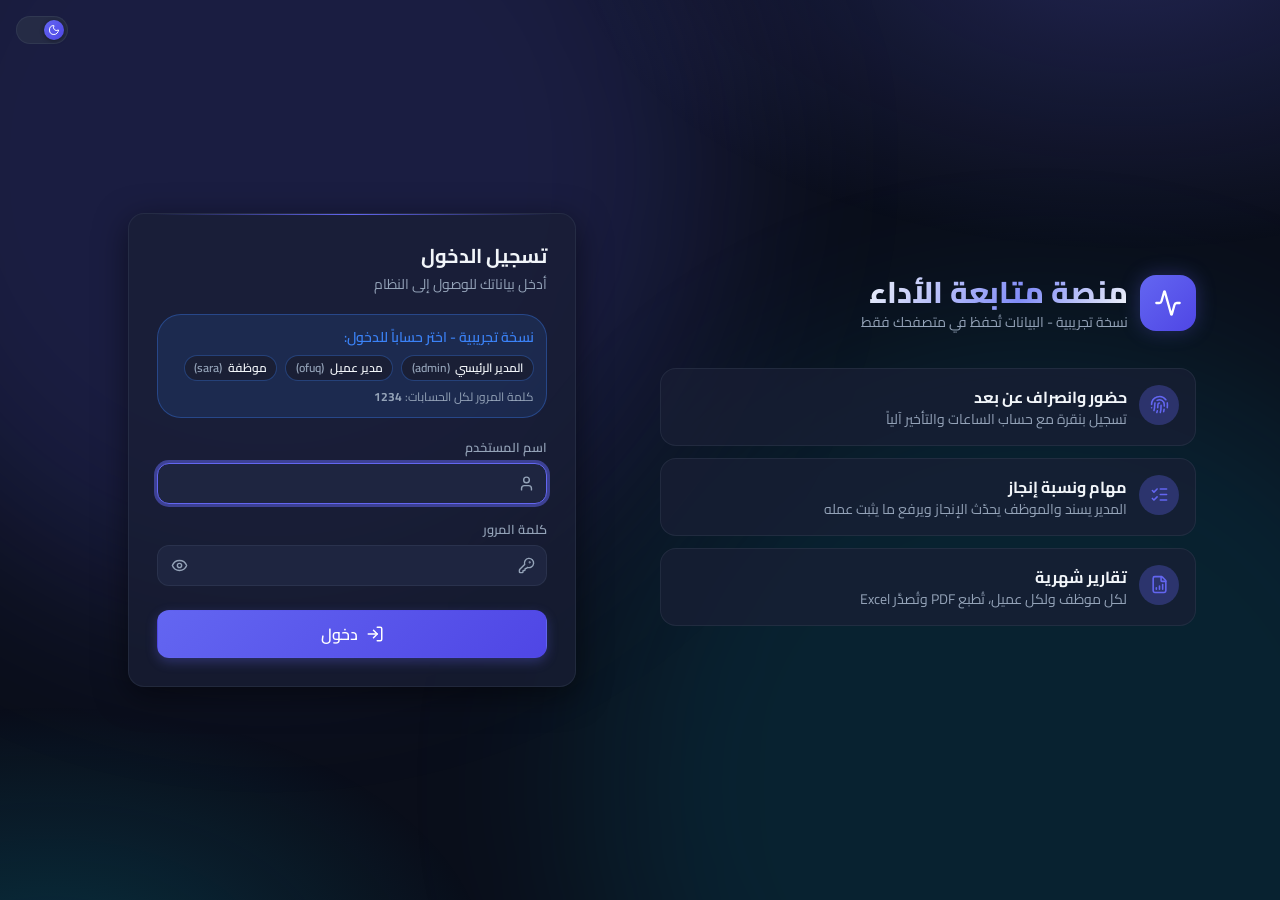
<file: index.html>
<!doctype html>
<html lang="ar" dir="rtl" data-theme="dark">
  <head>
    <meta charset="UTF-8" />
    <link rel="icon" href="./favicon.svg" />
    <meta name="viewport" content="width=device-width, initial-scale=1.0" />
    <title>منصة متابعة الأداء - نسخة تجريبية</title>
    <script>
      try { var t = localStorage.getItem('pm_theme'); if (t === 'light' || t === 'dark') document.documentElement.setAttribute('data-theme', t) } catch (e) {}
    </script>
    <link rel="preconnect" href="https://fonts.googleapis.com" />
    <link rel="preconnect" href="https://fonts.gstatic.com" crossorigin />
    <link href="https://fonts.googleapis.com/css2?family=Cairo:wght@300;400;500;600;700;800&family=Inter:wght@400;500;600;700&display=swap" rel="stylesheet" />
    <script type="module" crossorigin src="./assets/index-DrKp7TEN.js"></script>
    <link rel="stylesheet" crossorigin href="./assets/index-Dgt1g_pC.css">
  </head>
  <body>
    <div id="root"></div>
  </body>
</html>
</file>
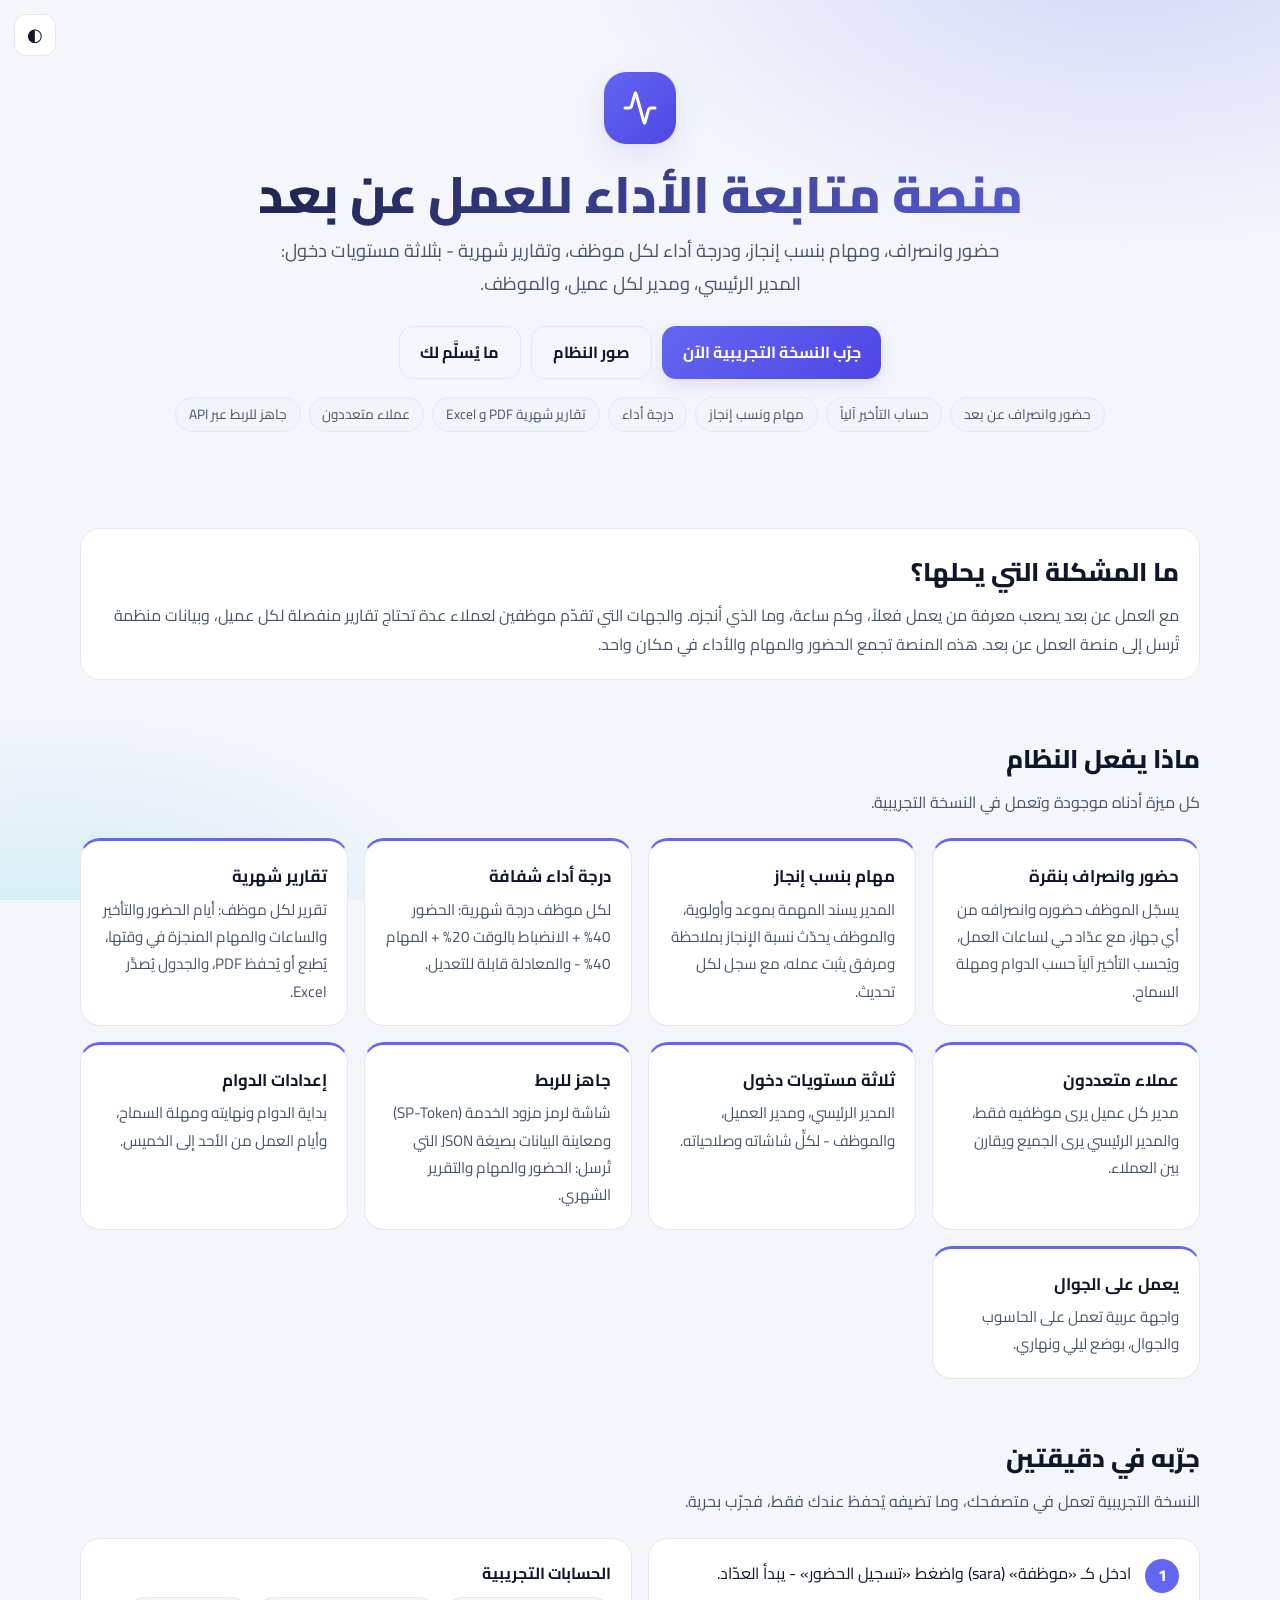
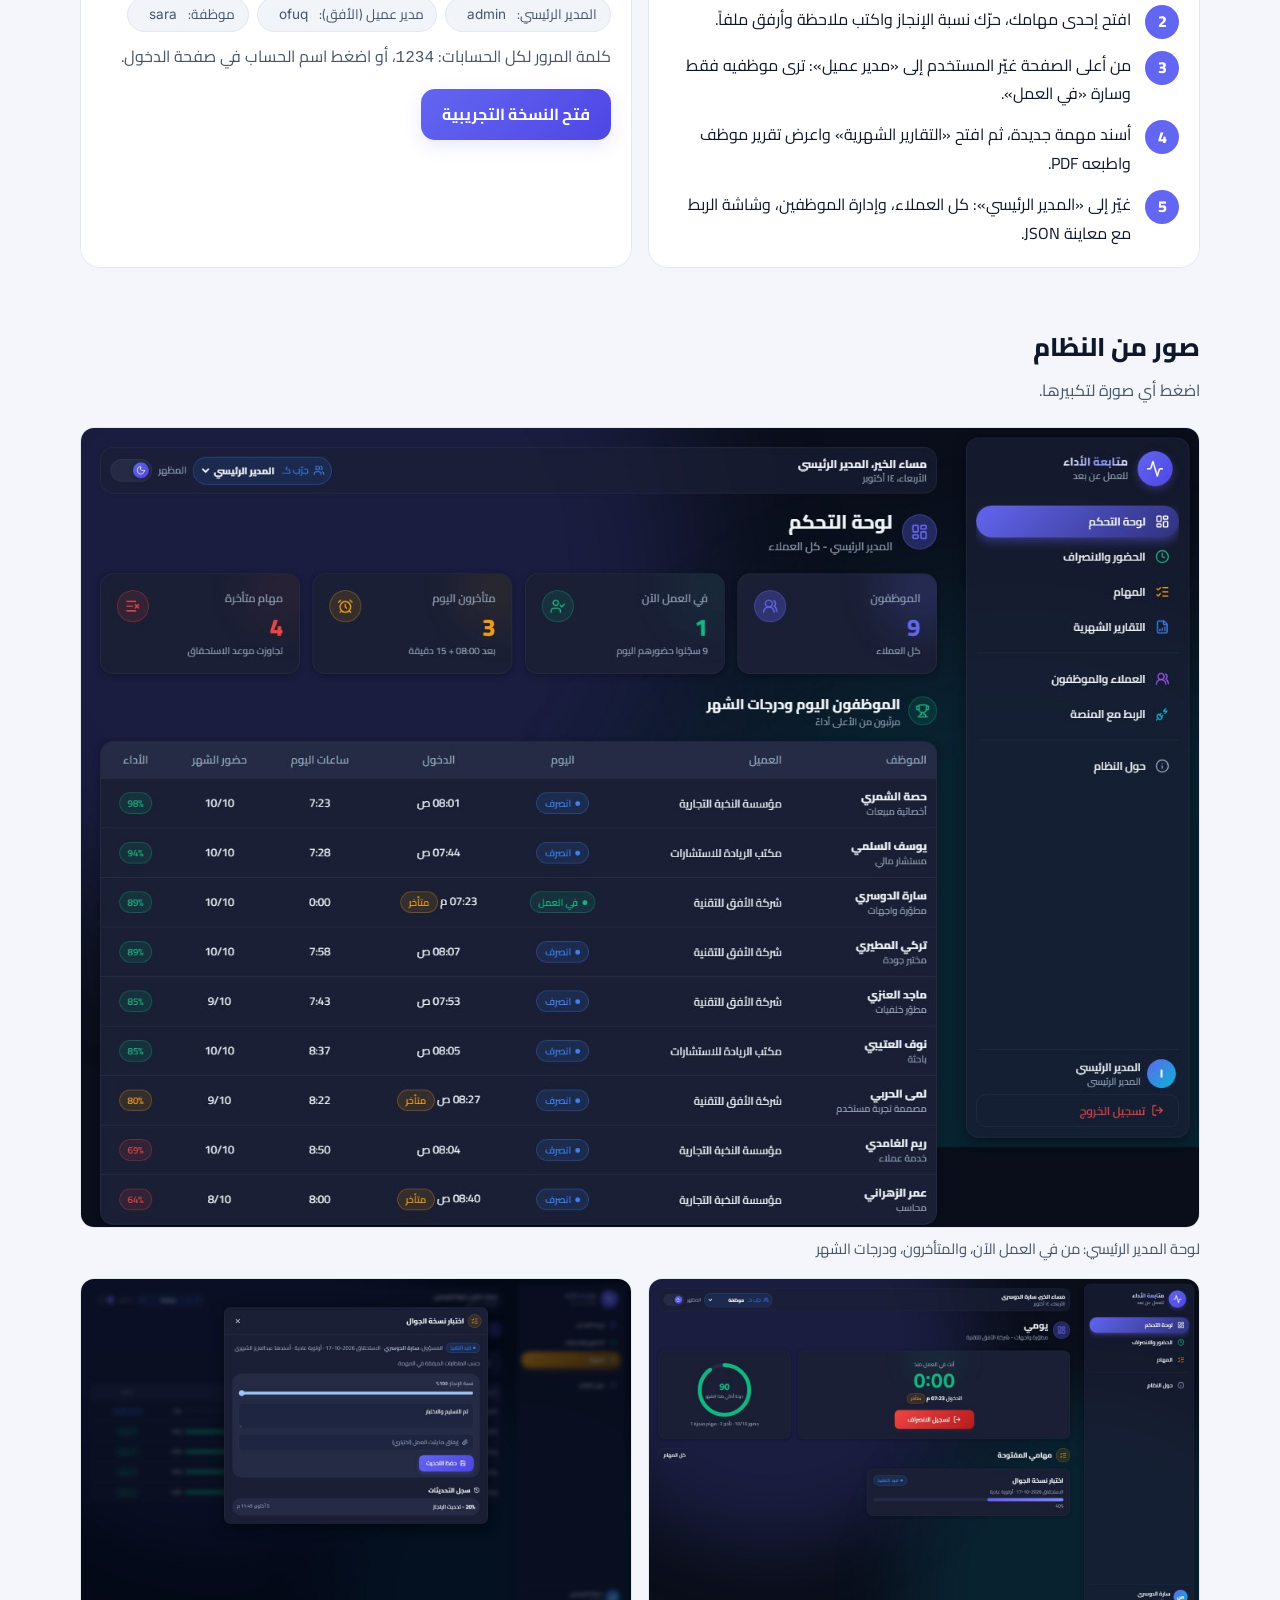
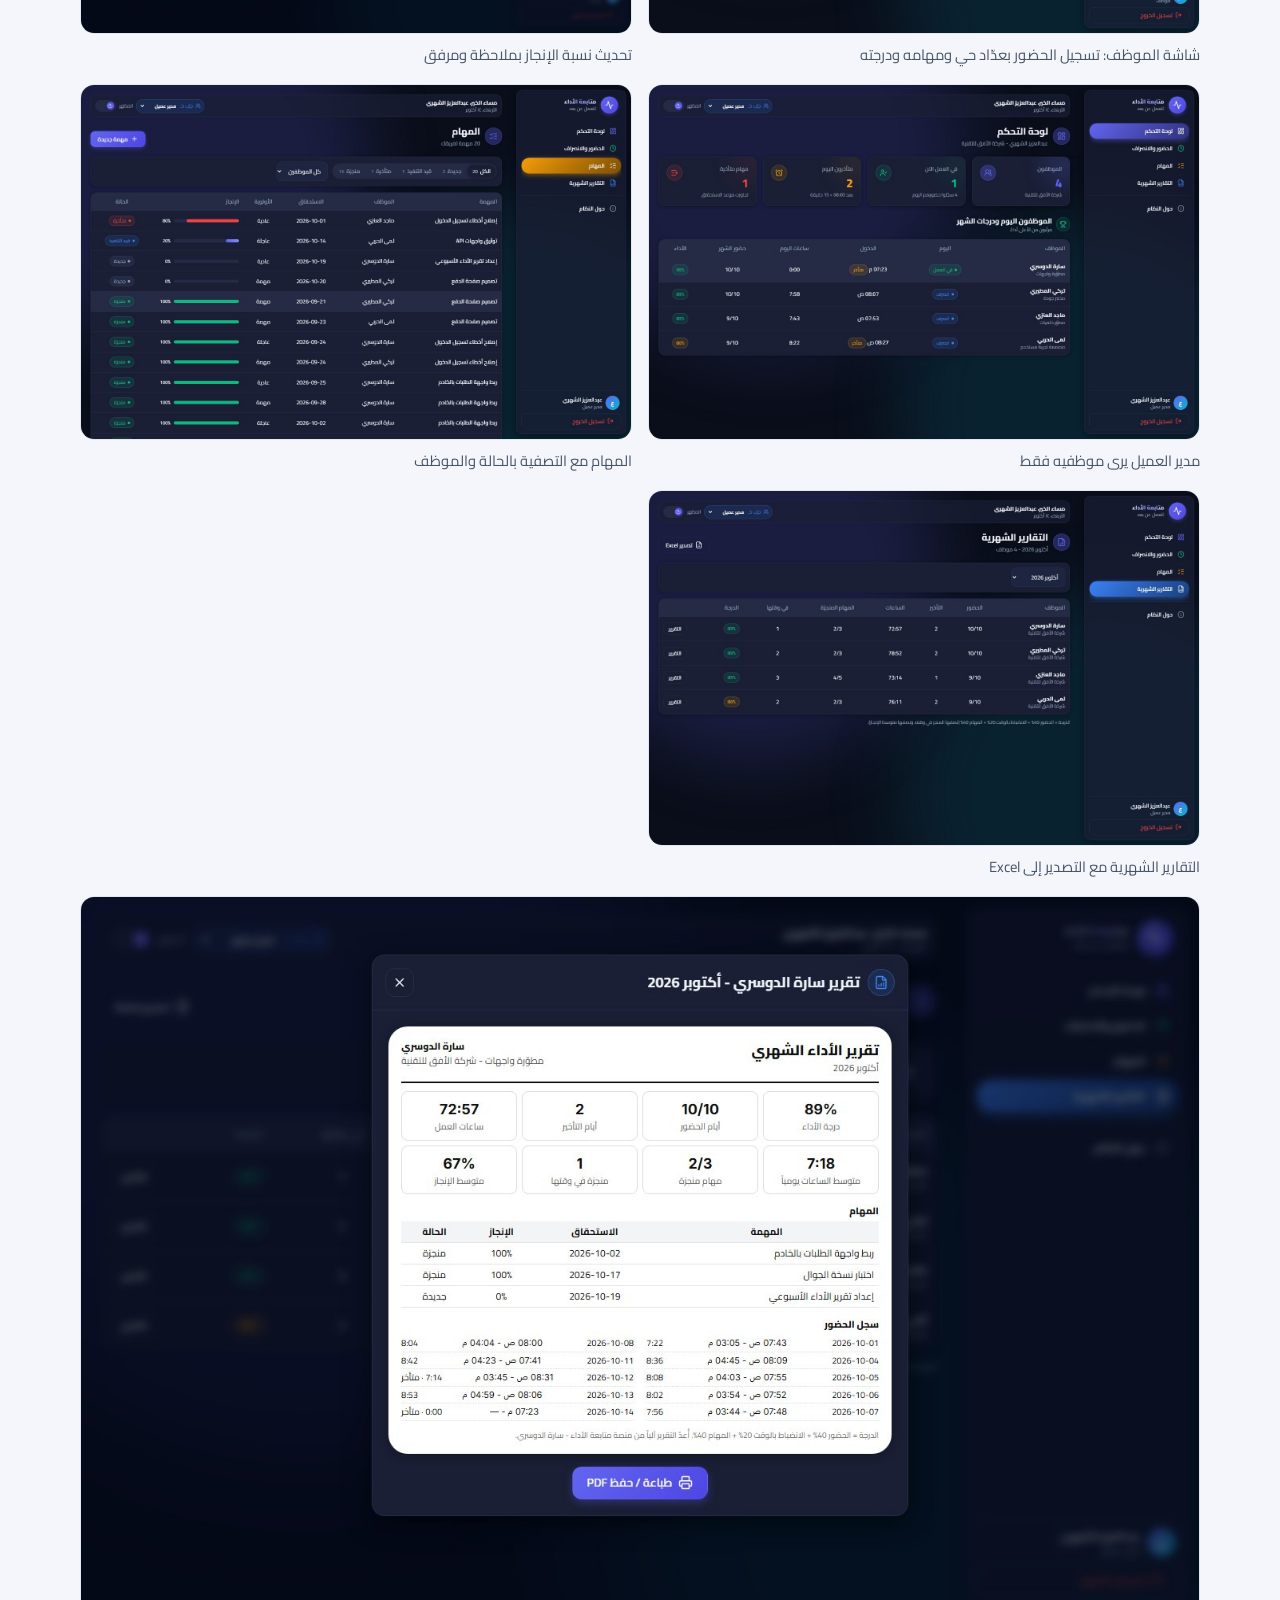
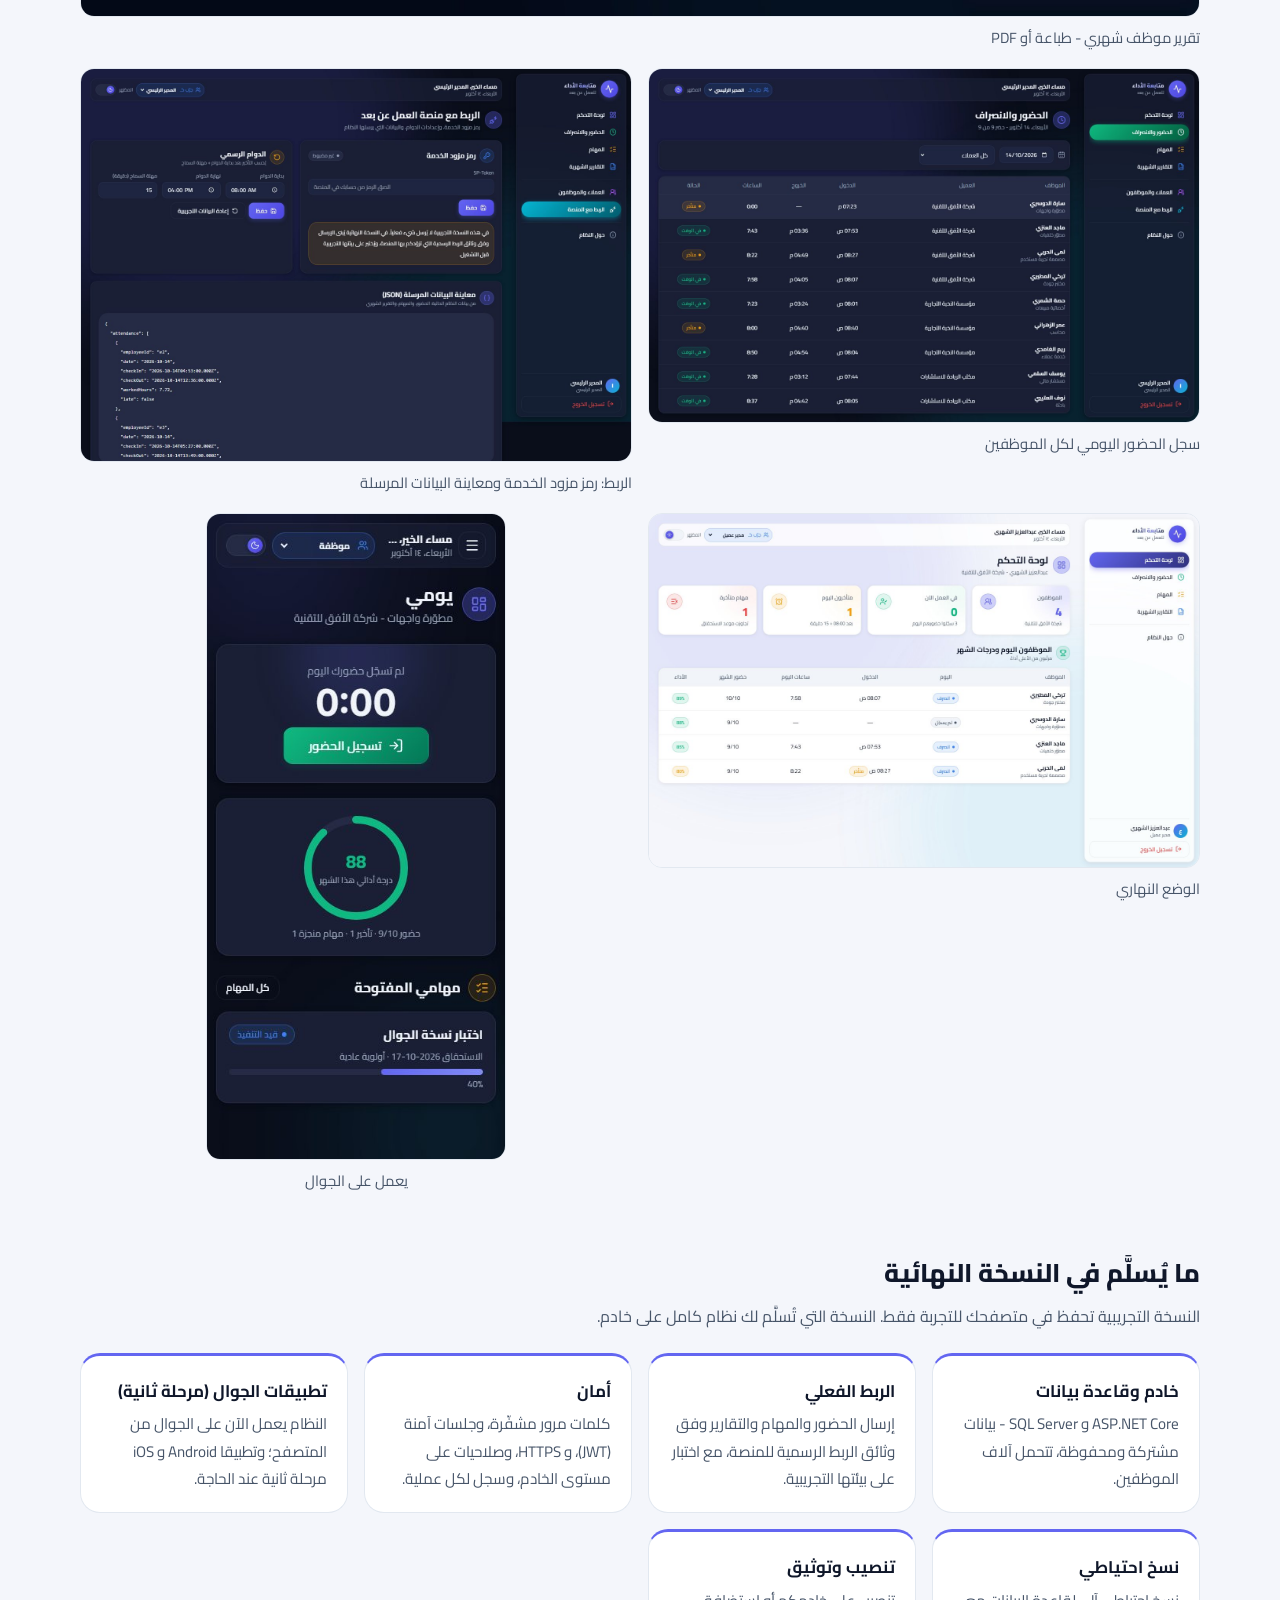
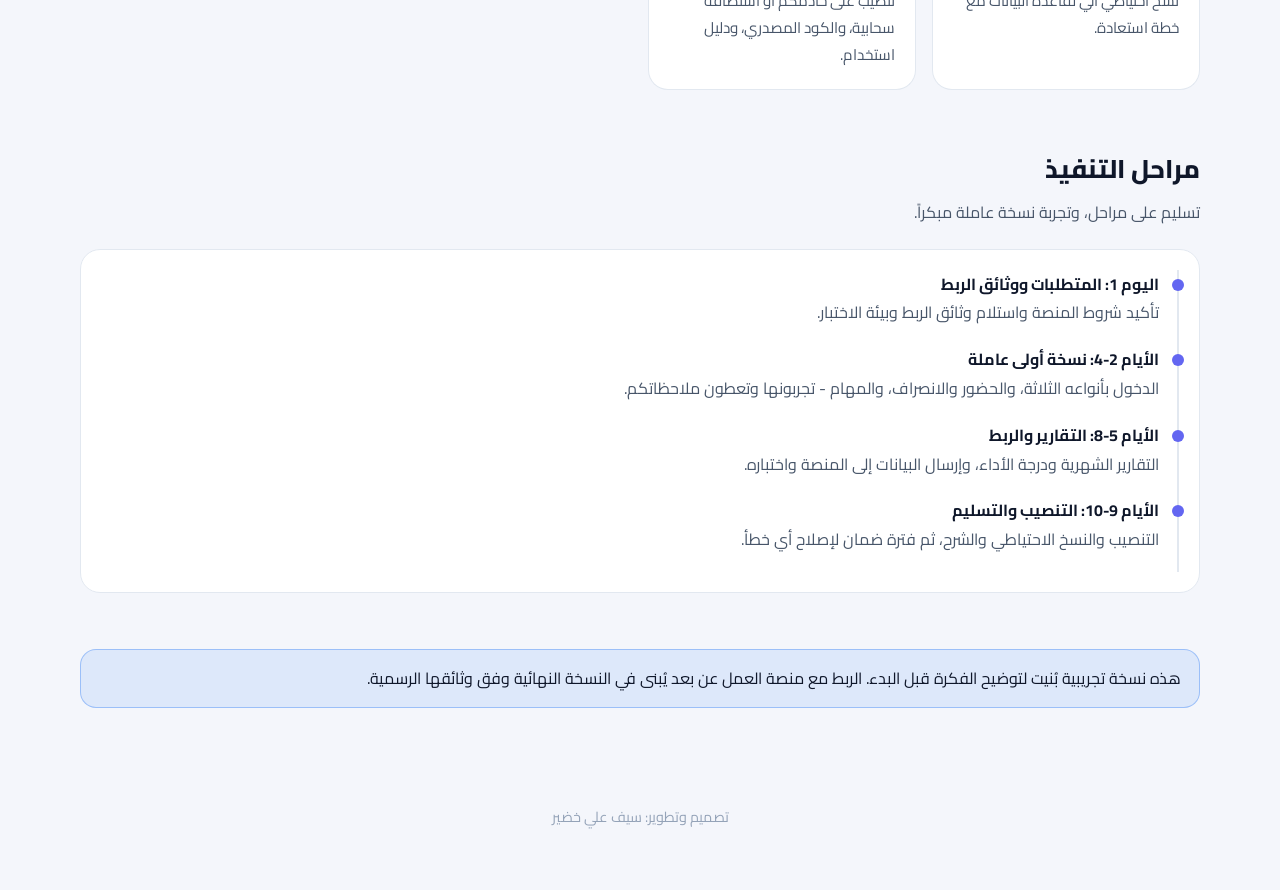
<file: showcase.html>
<!doctype html>
<html lang="ar" dir="rtl">
<head>
<meta charset="utf-8"><meta name="viewport" content="width=device-width,initial-scale=1">
<title>منصة متابعة الأداء للعمل عن بعد | عرض النظام</title>
<meta name="description" content="حضور وانصراف، ومهام بنسب إنجاز، ودرجة أداء لكل موظف، وتقارير شهرية - بثلاثة مستويات دخول: المدير الرئيسي، ومدير لكل عميل، والموظف.">
<link rel="icon" href="favicon.svg">
<link rel="preconnect" href="https://fonts.googleapis.com"><link rel="preconnect" href="https://fonts.gstatic.com" crossorigin>
<link href="https://fonts.googleapis.com/css2?family=Cairo:wght@400;600;700;800&family=Inter:wght@500;700&display=swap" rel="stylesheet">
<style>
:root{--bg:#0a0e1a;--surface:#1a1f35;--surface-2:#252b45;--border:#2d3452;--text:#f1f5f9;--muted:#94a3b8;--faint:#64748b;
--primary:#6366f1;--primary-dark:#4f46e5;--glow:#6366f14d;--success:#10b981;--warning:#f59e0b;--info:#3b82f6}
@media (prefers-color-scheme: light){:root:not([data-theme="dark"]){--bg:#f4f6fb;--surface:#fff;--surface-2:#f1f5f9;--border:#e2e8f0;
--text:#0f172a;--muted:#475569;--faint:#94a3b8;--glow:#6366f126}}
:root[data-theme="light"]{--bg:#f4f6fb;--surface:#fff;--surface-2:#f1f5f9;--border:#e2e8f0;--text:#0f172a;--muted:#475569;--faint:#94a3b8;--glow:#6366f126}
*{box-sizing:border-box}html{scroll-behavior:smooth}
body{margin:0;background:var(--bg);color:var(--text);font:16px/1.8 Cairo,Inter,system-ui,sans-serif}
.aurora{position:fixed;inset:0;pointer-events:none;background:radial-gradient(900px 520px at 88% -8%,color-mix(in oklab,var(--primary) 22%,transparent),transparent 62%),
radial-gradient(760px 460px at 4% 108%,color-mix(in oklab,#06b6d4 16%,transparent),transparent 58%);z-index:0}
.wrap{position:relative;z-index:1;max-width:72rem;margin:0 auto;padding:0 16px}
header.hero{padding:72px 0 40px;text-align:center}
.logo{display:inline-grid;place-items:center;width:72px;height:72px;border-radius:22px;font-size:36px;color:#fff;
background:linear-gradient(135deg,var(--primary),var(--primary-dark));box-shadow:0 10px 30px var(--glow)}
h1{font-size:clamp(2rem,5vw,3.2rem);line-height:1.25;margin:18px 0 8px;font-weight:800;
background:linear-gradient(135deg,var(--text),var(--primary));-webkit-background-clip:text;background-clip:text;color:transparent}
.lead{font-size:1.15rem;color:var(--muted);max-width:46rem;margin:0 auto}
.cta{display:flex;flex-wrap:wrap;gap:10px;justify-content:center;margin-top:26px}
.btn{display:inline-flex;align-items:center;gap:8px;padding:.7rem 1.3rem;border-radius:14px;font-weight:700;text-decoration:none;border:1px solid var(--border);color:var(--text)}
.btn.primary{background:linear-gradient(135deg,var(--primary),var(--primary-dark));color:#fff;border:0;box-shadow:0 6px 18px var(--glow)}
.chips{display:flex;flex-wrap:wrap;gap:8px;justify-content:center;margin-top:18px}
.chip{padding:.25rem .8rem;border-radius:999px;background:var(--surface-2);border:1px solid var(--border);font-size:.85rem;color:var(--muted)}
section{margin:56px 0}h2{font-size:1.6rem;margin:0 0 6px;font-weight:800}.sub{color:var(--muted);margin:0 0 22px}
.grid{display:grid;gap:16px}.g2{grid-template-columns:repeat(auto-fit,minmax(280px,1fr))}.g3{grid-template-columns:repeat(auto-fit,minmax(230px,1fr))}.gal{grid-template-columns:repeat(auto-fit,minmax(min(100%,460px),1fr));align-items:start}
.card{background:var(--surface);border:1px solid var(--border);border-radius:20px;padding:20px}
.feat{border-top:3px solid var(--primary)}.feat h3{margin:0 0 4px;font-size:1.05rem}.feat p{margin:0;color:var(--muted);font-size:.95rem}
.steps{counter-reset:s;list-style:none;padding:0;margin:0;display:grid;gap:12px}
.steps li{counter-increment:s;display:flex;gap:14px;align-items:flex-start}
.steps li::before{content:counter(s);flex:none;display:grid;place-items:center;width:34px;height:34px;border-radius:50%;background:var(--primary);color:#fff;font-weight:800}
.acc{display:flex;flex-wrap:wrap;gap:8px;margin-top:10px}.acc code{direction:ltr;unicode-bidi:embed;background:var(--surface-2);padding:.15rem .5rem;border-radius:8px;font-family:Inter,monospace}
figure{margin:0}.shot{display:block;width:100%;border-radius:14px;border:1px solid var(--border);cursor:zoom-in;background:var(--surface-2)}
figcaption{color:var(--muted);font-size:.92rem;margin-top:8px}
.tl{list-style:none;padding:0;margin:0;border-inline-start:2px solid var(--border)}
.tl li{position:relative;padding:0 18px 18px}.tl li::before{content:"";position:absolute;inset-inline-start:-7px;top:9px;width:12px;height:12px;border-radius:50%;background:var(--primary)}
.tl b{display:block}.tl span{color:var(--muted)}
.note{border:1px solid color-mix(in oklab,var(--info) 40%,transparent);background:color-mix(in oklab,var(--info) 12%,transparent);color:var(--text);border-radius:16px;padding:14px 18px}
footer{color:var(--faint);text-align:center;padding:40px 0 60px;font-size:.9rem}
.toggle{position:fixed;top:14px;left:14px;z-index:5;width:42px;height:42px;border-radius:12px;border:1px solid var(--border);background:var(--surface);color:var(--text);cursor:pointer;font-size:18px}
#lb{position:fixed;inset:0;background:#000c;display:none;place-items:center;z-index:10;padding:16px;cursor:zoom-out}#lb img{max-width:100%;max-height:100%;border-radius:12px}
@media (prefers-reduced-motion:no-preference){.card,figure{animation:rise .5s ease-out both}}@keyframes rise{from{opacity:0;transform:translateY(10px)}}
</style>
</head>
<body>
<div class="aurora" aria-hidden="true"></div>
<button class="toggle" aria-label="تبديل المظهر">◐</button>
<div class="wrap">
<header class="hero">
  <div class="logo" aria-hidden="true"><svg width="36" height="36" viewBox="0 0 24 24" fill="none" stroke="currentColor" stroke-width="2" stroke-linecap="round" stroke-linejoin="round"><path d="M22 12h-2.48a2 2 0 0 0-1.93 1.46l-2.35 8.36a.25.25 0 0 1-.48 0L9.24 2.18a.25.25 0 0 0-.48 0l-2.35 8.36A2 2 0 0 1 4.49 12H2"/></svg></div>
  <h1>منصة متابعة الأداء للعمل عن بعد</h1>
  <p class="lead">حضور وانصراف، ومهام بنسب إنجاز، ودرجة أداء لكل موظف، وتقارير شهرية - بثلاثة مستويات دخول: المدير الرئيسي، ومدير لكل عميل، والموظف.</p>
  <div class="cta"><a class="btn primary" href="./#/login">جرّب النسخة التجريبية الآن</a><a class="btn" href="#screens">صور النظام</a><a class="btn" href="#delivery">ما يُسلَّم لك</a></div>
  <div class="chips"><span class="chip">حضور وانصراف عن بعد</span><span class="chip">حساب التأخير آلياً</span><span class="chip">مهام ونسب إنجاز</span><span class="chip">درجة أداء</span><span class="chip">تقارير شهرية PDF و Excel</span><span class="chip">عملاء متعددون</span><span class="chip">جاهز للربط عبر API</span></div>
</header>

<section aria-labelledby="h-problem"><div class="card"><h2 id="h-problem">ما المشكلة التي يحلها؟</h2><p class="sub" style="margin:0">مع العمل عن بعد يصعب معرفة من يعمل فعلاً، وكم ساعة، وما الذي أنجزه. والجهات التي تقدّم موظفين لعملاء عدة تحتاج تقارير منفصلة لكل عميل، وبيانات منظمة تُرسل إلى منصة العمل عن بعد. هذه المنصة تجمع الحضور والمهام والأداء في مكان واحد.</p></div></section>

<section aria-labelledby="h-feat"><h2 id="h-feat">ماذا يفعل النظام</h2><p class="sub">كل ميزة أدناه موجودة وتعمل في النسخة التجريبية.</p><div class="grid g3"><div class="card feat"><h3>حضور وانصراف بنقرة</h3><p>يسجّل الموظف حضوره وانصرافه من أي جهاز، مع عدّاد حي لساعات العمل، ويُحسب التأخير آلياً حسب الدوام ومهلة السماح.</p></div><div class="card feat"><h3>مهام بنسب إنجاز</h3><p>المدير يسند المهمة بموعد وأولوية، والموظف يحدّث نسبة الإنجاز بملاحظة ومرفق يثبت عمله، مع سجل لكل تحديث.</p></div><div class="card feat"><h3>درجة أداء شفافة</h3><p>لكل موظف درجة شهرية: الحضور 40% + الانضباط بالوقت 20% + المهام 40% - والمعادلة قابلة للتعديل.</p></div><div class="card feat"><h3>تقارير شهرية</h3><p>تقرير لكل موظف: أيام الحضور والتأخير والساعات والمهام المنجزة في وقتها، يُطبع أو يُحفظ PDF، والجدول يُصدَّر Excel.</p></div><div class="card feat"><h3>عملاء متعددون</h3><p>مدير كل عميل يرى موظفيه فقط، والمدير الرئيسي يرى الجميع ويقارن بين العملاء.</p></div><div class="card feat"><h3>ثلاثة مستويات دخول</h3><p>المدير الرئيسي، ومدير العميل، والموظف - لكلٍّ شاشاته وصلاحياته.</p></div><div class="card feat"><h3>جاهز للربط</h3><p>شاشة لرمز مزود الخدمة (SP-Token) ومعاينة البيانات بصيغة JSON التي تُرسل: الحضور والمهام والتقرير الشهري.</p></div><div class="card feat"><h3>إعدادات الدوام</h3><p>بداية الدوام ونهايته ومهلة السماح، وأيام العمل من الأحد إلى الخميس.</p></div><div class="card feat"><h3>يعمل على الجوال</h3><p>واجهة عربية تعمل على الحاسوب والجوال، بوضع ليلي ونهاري.</p></div></div></section>

<section aria-labelledby="h-try"><h2 id="h-try">جرّبه في دقيقتين</h2><p class="sub">النسخة التجريبية تعمل في متصفحك، وما تضيفه يُحفظ عندك فقط، فجرّب بحرية.</p>
<div class="grid g2"><div class="card"><ol class="steps"><li><div>ادخل كـ «موظفة» (sara) واضغط «تسجيل الحضور» - يبدأ العدّاد.</div></li><li><div>افتح إحدى مهامك، حرّك نسبة الإنجاز واكتب ملاحظة وأرفق ملفاً.</div></li><li><div>من أعلى الصفحة غيّر المستخدم إلى «مدير عميل»: ترى موظفيه فقط وسارة «في العمل».</div></li><li><div>أسند مهمة جديدة، ثم افتح «التقارير الشهرية» واعرض تقرير موظف واطبعه PDF.</div></li><li><div>غيّر إلى «المدير الرئيسي»: كل العملاء، وإدارة الموظفين، وشاشة الربط مع معاينة JSON.</div></li></ol></div>
<div class="card"><b>الحسابات التجريبية</b><div class="acc"><span class="chip">المدير الرئيسي: <code>admin</code></span><span class="chip">مدير عميل (الأفق): <code>ofuq</code></span><span class="chip">موظفة: <code>sara</code></span></div><p class="sub" style="margin:10px 0 0">كلمة المرور لكل الحسابات: <code style="direction:ltr;unicode-bidi:embed">1234</code>، أو اضغط اسم الحساب في صفحة الدخول.</p>
<p style="margin-top:16px"><a class="btn primary" href="./#/login">فتح النسخة التجريبية</a></p></div></div></section>

<section id="screens" aria-labelledby="h-screens"><h2 id="h-screens">صور من النظام</h2><p class="sub">اضغط أي صورة لتكبيرها.</p><div class="grid gal"><figure style="grid-column:1/-1"><img class="shot" loading="lazy" src="showcase/01.jpg" alt="لوحة المدير الرئيسي: من في العمل الآن، والمتأخرون، ودرجات الشهر" style=""><figcaption style="">لوحة المدير الرئيسي: من في العمل الآن، والمتأخرون، ودرجات الشهر</figcaption></figure><figure style=""><img class="shot" loading="lazy" src="showcase/02.jpg" alt="شاشة الموظف: تسجيل الحضور بعدّاد حي ومهامه ودرجته" style=""><figcaption style="">شاشة الموظف: تسجيل الحضور بعدّاد حي ومهامه ودرجته</figcaption></figure><figure style=""><img class="shot" loading="lazy" src="showcase/03.jpg" alt="تحديث نسبة الإنجاز بملاحظة ومرفق" style=""><figcaption style="">تحديث نسبة الإنجاز بملاحظة ومرفق</figcaption></figure><figure style=""><img class="shot" loading="lazy" src="showcase/04.jpg" alt="مدير العميل يرى موظفيه فقط" style=""><figcaption style="">مدير العميل يرى موظفيه فقط</figcaption></figure><figure style=""><img class="shot" loading="lazy" src="showcase/05.jpg" alt="المهام مع التصفية بالحالة والموظف" style=""><figcaption style="">المهام مع التصفية بالحالة والموظف</figcaption></figure><figure style=""><img class="shot" loading="lazy" src="showcase/06.jpg" alt="التقارير الشهرية مع التصدير إلى Excel" style=""><figcaption style="">التقارير الشهرية مع التصدير إلى Excel</figcaption></figure><figure style="grid-column:1/-1"><img class="shot" loading="lazy" src="showcase/07.jpg" alt="تقرير موظف شهري - طباعة أو PDF" style=""><figcaption style="">تقرير موظف شهري - طباعة أو PDF</figcaption></figure><figure style=""><img class="shot" loading="lazy" src="showcase/08.jpg" alt="سجل الحضور اليومي لكل الموظفين" style=""><figcaption style="">سجل الحضور اليومي لكل الموظفين</figcaption></figure><figure style=""><img class="shot" loading="lazy" src="showcase/09.jpg" alt="الربط: رمز مزود الخدمة ومعاينة البيانات المرسلة" style=""><figcaption style="">الربط: رمز مزود الخدمة ومعاينة البيانات المرسلة</figcaption></figure><figure style=""><img class="shot" loading="lazy" src="showcase/10.jpg" alt="الوضع النهاري" style=""><figcaption style="">الوضع النهاري</figcaption></figure><figure style=""><img class="shot" loading="lazy" src="showcase/11.jpg" alt="يعمل على الجوال" style="max-width:300px;margin-inline:auto"><figcaption style="text-align:center">يعمل على الجوال</figcaption></figure></div></section>

<section id="delivery" aria-labelledby="h-del"><h2 id="h-del">ما يُسلَّم في النسخة النهائية</h2><p class="sub">النسخة التجريبية تحفظ في متصفحك للتجربة فقط. النسخة التي تُسلَّم لك نظام كامل على خادم.</p><div class="grid g3"><div class="card feat"><h3>خادم وقاعدة بيانات</h3><p>ASP.NET Core و SQL Server - بيانات مشتركة ومحفوظة، تتحمل آلاف الموظفين.</p></div><div class="card feat"><h3>الربط الفعلي</h3><p>إرسال الحضور والمهام والتقارير وفق وثائق الربط الرسمية للمنصة، مع اختبار على بيئتها التجريبية.</p></div><div class="card feat"><h3>أمان</h3><p>كلمات مرور مشفّرة، وجلسات آمنة (JWT)، و HTTPS، وصلاحيات على مستوى الخادم، وسجل لكل عملية.</p></div><div class="card feat"><h3>تطبيقات الجوال (مرحلة ثانية)</h3><p>النظام يعمل الآن على الجوال من المتصفح؛ وتطبيقا Android و iOS مرحلة ثانية عند الحاجة.</p></div><div class="card feat"><h3>نسخ احتياطي</h3><p>نسخ احتياطي آلي لقاعدة البيانات مع خطة استعادة.</p></div><div class="card feat"><h3>تنصيب وتوثيق</h3><p>تنصيب على خادمكم أو استضافة سحابية، والكود المصدري، ودليل استخدام.</p></div></div></section>

<section aria-labelledby="h-ph"><h2 id="h-ph">مراحل التنفيذ</h2><p class="sub">تسليم على مراحل، وتجربة نسخة عاملة مبكراً.</p><div class="card"><ol class="tl"><li><b>اليوم 1: المتطلبات ووثائق الربط</b><span>تأكيد شروط المنصة واستلام وثائق الربط وبيئة الاختبار.</span></li><li><b>الأيام 2-4: نسخة أولى عاملة</b><span>الدخول بأنواعه الثلاثة، والحضور والانصراف، والمهام - تجربونها وتعطون ملاحظاتكم.</span></li><li><b>الأيام 5-8: التقارير والربط</b><span>التقارير الشهرية ودرجة الأداء، وإرسال البيانات إلى المنصة واختباره.</span></li><li><b>الأيام 9-10: التنصيب والتسليم</b><span>التنصيب والنسخ الاحتياطي والشرح، ثم فترة ضمان لإصلاح أي خطأ.</span></li></ol></div></section>

<section><div class="note">هذه نسخة تجريبية بُنيت لتوضيح الفكرة قبل البدء. الربط مع منصة العمل عن بعد يُبنى في النسخة النهائية وفق وثائقها الرسمية.</div></section>
</div>
<footer>تصميم وتطوير: سيف علي خضير</footer>
<div id="lb" role="dialog" aria-label="صورة مكبّرة"><img alt=""></div>
<script>
const r=document.documentElement,k='showcase_theme';try{const t=localStorage.getItem(k);if(t)r.dataset.theme=t}catch(e){}
document.querySelector('.toggle').onclick=()=>{const dark=getComputedStyle(r).getPropertyValue('--bg').trim()==='#0a0e1a';r.dataset.theme=dark?'light':'dark';try{localStorage.setItem(k,r.dataset.theme)}catch(e){}};
const lb=document.getElementById('lb'),li=lb.querySelector('img');document.querySelectorAll('.shot').forEach(i=>i.onclick=()=>{li.src=i.src;li.alt=i.alt;lb.style.display='grid'});lb.onclick=()=>lb.style.display='none';
addEventListener('keydown',e=>{if(e.key==='Escape')lb.style.display='none'});
</script>
</body>
</html>
</file>
<file: assets/index-Dgt1g_pC.css>
/*! tailwindcss v4.3.3 | MIT License | https://tailwindcss.com */
@layer properties{@supports (((-webkit-hyphens:none)) and (not (margin-trim:inline))) or ((-moz-orient:inline) and (not (color:rgb(from red r g b)))){*,:before,:after,::backdrop{--tw-translate-x:0;--tw-translate-y:0;--tw-translate-z:0;--tw-rotate-x:initial;--tw-rotate-y:initial;--tw-rotate-z:initial;--tw-skew-x:initial;--tw-skew-y:initial;--tw-border-style:solid;--tw-leading:initial;--tw-font-weight:initial;--tw-tracking:initial;--tw-ordinal:initial;--tw-slashed-zero:initial;--tw-numeric-figure:initial;--tw-numeric-spacing:initial;--tw-numeric-fraction:initial;--tw-shadow:0 0 #0000;--tw-shadow-color:initial;--tw-shadow-alpha:100%;--tw-inset-shadow:0 0 #0000;--tw-inset-shadow-color:initial;--tw-inset-shadow-alpha:100%;--tw-ring-color:initial;--tw-ring-shadow:0 0 #0000;--tw-inset-ring-color:initial;--tw-inset-ring-shadow:0 0 #0000;--tw-ring-inset:initial;--tw-ring-offset-width:0px;--tw-ring-offset-color:#fff;--tw-ring-offset-shadow:0 0 #0000;--tw-blur:initial;--tw-brightness:initial;--tw-contrast:initial;--tw-grayscale:initial;--tw-hue-rotate:initial;--tw-invert:initial;--tw-opacity:initial;--tw-saturate:initial;--tw-sepia:initial;--tw-drop-shadow:initial;--tw-drop-shadow-color:initial;--tw-drop-shadow-alpha:100%;--tw-drop-shadow-size:initial;--tw-backdrop-blur:initial;--tw-backdrop-brightness:initial;--tw-backdrop-contrast:initial;--tw-backdrop-grayscale:initial;--tw-backdrop-hue-rotate:initial;--tw-backdrop-invert:initial;--tw-backdrop-opacity:initial;--tw-backdrop-saturate:initial;--tw-backdrop-sepia:initial;--tw-duration:initial;--tw-ease:initial;--tw-scale-x:1;--tw-scale-y:1;--tw-scale-z:1}}}@layer theme{:root,:host{--font-sans:"Cairo", "Inter", system-ui, -apple-system, "Segoe UI", sans-serif;--font-mono:ui-monospace, SFMono-Regular, Menlo, Monaco, Consolas, "Liberation Mono", "Courier New", monospace;--color-amber-100:oklch(96.2% .059 95.617);--color-amber-300:oklch(87.9% .169 91.605);--color-black:#000;--color-white:#fff;--spacing:.25rem;--container-sm:24rem;--container-md:28rem;--container-2xl:42rem;--container-5xl:64rem;--container-6xl:72rem;--text-xs:.75rem;--text-xs--line-height:calc(1 / .75);--text-sm:.875rem;--text-sm--line-height:calc(1.25 / .875);--text-base:1rem;--text-base--line-height:calc(1.5 / 1);--text-lg:1.125rem;--text-lg--line-height:calc(1.75 / 1.125);--text-xl:1.25rem;--text-xl--line-height:calc(1.75 / 1.25);--text-2xl:1.5rem;--text-2xl--line-height:calc(2 / 1.5);--text-3xl:1.875rem;--text-3xl--line-height:calc(2.25 / 1.875);--text-4xl:2.25rem;--text-4xl--line-height:calc(2.5 / 2.25);--text-5xl:3rem;--text-5xl--line-height:1;--text-6xl:3.75rem;--text-6xl--line-height:1;--font-weight-medium:500;--font-weight-semibold:600;--font-weight-bold:700;--font-weight-extrabold:800;--tracking-wide:.025em;--leading-tight:1.25;--radius-md:.375rem;--radius-lg:.5rem;--radius-xl:.75rem;--radius-2xl:1rem;--shadow-sm:0 1px 3px 0 #0000001a, 0 1px 2px -1px #0000001a;--shadow-md:0 4px 6px -1px #0000001a, 0 2px 4px -2px #0000001a;--shadow-lg:0 10px 15px -3px #0000001a, 0 4px 6px -4px #0000001a;--ease-out:cubic-bezier(0, 0, .2, 1);--animate-spin:spin 1s linear infinite;--blur-md:12px;--default-transition-duration:.15s;--default-transition-timing-function:cubic-bezier(.4, 0, .2, 1);--default-font-family:var(--font-sans);--default-mono-font-family:var(--font-mono)}}@layer base{*,:after,:before,::backdrop{box-sizing:border-box;border:0 solid;margin:0;padding:0}::file-selector-button{box-sizing:border-box;border:0 solid;margin:0;padding:0}html,:host{-webkit-text-size-adjust:100%;tab-size:4;line-height:1.5;font-family:var(--default-font-family,-apple-system, BlinkMacSystemFont, "Segoe UI", Roboto, "Helvetica Neue", "Noto Sans", Arial, sans-serif, "Apple Color Emoji", "Segoe UI Emoji", "Segoe UI Symbol", "Noto Color Emoji");font-feature-settings:var(--default-font-feature-settings,normal);font-variation-settings:var(--default-font-variation-settings,normal);-webkit-tap-highlight-color:transparent}hr{height:0;color:inherit;border-top-width:1px}abbr:where([title]){-webkit-text-decoration:underline dotted;text-decoration:underline dotted}h1,h2,h3,h4,h5,h6{font-size:inherit;font-weight:inherit}a{color:inherit;-webkit-text-decoration:inherit;-webkit-text-decoration:inherit;-webkit-text-decoration:inherit;-webkit-text-decoration:inherit;text-decoration:inherit}b,strong{font-weight:bolder}code,kbd,samp,pre{font-family:var(--default-mono-font-family,ui-monospace, SFMono-Regular, Menlo, Monaco, Consolas, "Liberation Mono", "Courier New", monospace);font-feature-settings:var(--default-mono-font-feature-settings,normal);font-variation-settings:var(--default-mono-font-variation-settings,normal);font-size:1em}small{font-size:80%}sub,sup{vertical-align:baseline;font-size:75%;line-height:0;position:relative}sub{bottom:-.25em}sup{top:-.5em}table{text-indent:0;border-color:inherit;border-collapse:collapse}:-moz-focusring:where(:not(iframe)){outline:auto}progress{vertical-align:baseline}summary{display:list-item}ol,ul,menu{list-style:none}img,svg,video,canvas,audio,iframe,embed,object{vertical-align:middle;display:block}img,video{max-width:100%;height:auto}button,input,select,optgroup,textarea{font:inherit;font-feature-settings:inherit;font-variation-settings:inherit;letter-spacing:inherit;color:inherit;opacity:1;background-color:#0000;border-radius:0}::file-selector-button{font:inherit;font-feature-settings:inherit;font-variation-settings:inherit;letter-spacing:inherit;color:inherit;opacity:1;background-color:#0000;border-radius:0}:where(select:is([multiple],[size])) optgroup{font-weight:bolder}:where(select:is([multiple],[size])) optgroup option{padding-inline-start:20px}::file-selector-button{margin-inline-end:4px}::placeholder{opacity:1}@supports (not ((-webkit-appearance:-apple-pay-button))) or (contain-intrinsic-size:1px){::placeholder{color:currentColor}@supports (color:color-mix(in lab, red, red)){::placeholder{color:color-mix(in oklab, currentcolor 50%, transparent)}}}textarea{resize:vertical}::-webkit-search-decoration{-webkit-appearance:none}::-webkit-date-and-time-value{min-height:1lh;text-align:inherit}::-webkit-datetime-edit{display:inline-flex}::-webkit-datetime-edit-fields-wrapper{padding:0}::-webkit-datetime-edit{padding-block:0}::-webkit-datetime-edit-year-field{padding-block:0}::-webkit-datetime-edit-month-field{padding-block:0}::-webkit-datetime-edit-day-field{padding-block:0}::-webkit-datetime-edit-hour-field{padding-block:0}::-webkit-datetime-edit-minute-field{padding-block:0}::-webkit-datetime-edit-second-field{padding-block:0}::-webkit-datetime-edit-millisecond-field{padding-block:0}::-webkit-datetime-edit-meridiem-field{padding-block:0}::-webkit-calendar-picker-indicator{line-height:1}:-moz-ui-invalid{box-shadow:none}button,input:where([type=button],[type=reset],[type=submit]){appearance:button}::file-selector-button{appearance:button}::-webkit-inner-spin-button{height:auto}::-webkit-outer-spin-button{height:auto}[hidden]:where(:not([hidden=until-found])){display:none!important}}@layer components{.card{background:var(--surface);border:1px solid var(--border);border-radius:var(--radius-lg);box-shadow:var(--shadow-sm);transition:border-color var(--transition-fast), box-shadow var(--transition-fast), background var(--transition-normal)}.btn{border-radius:var(--radius-md);cursor:pointer;transition:all var(--transition-fast);white-space:nowrap;border:1px solid #0000;justify-content:center;align-items:center;gap:.5rem;padding:.55rem 1.1rem;font-size:.9rem;font-weight:600;display:inline-flex}.btn:disabled{opacity:.55;cursor:not-allowed}.btn:focus-visible{box-shadow:0 0 0 3px var(--border-focus);outline:none}.btn-primary{background:linear-gradient(135deg, var(--primary), var(--primary-dark));color:#fff;box-shadow:0 4px 12px var(--primary-glow)}.btn-primary:hover:not(:disabled){box-shadow:var(--shadow-glow);filter:brightness(1.06)}.btn-ghost{color:var(--text);border-color:var(--border);background:0 0}.btn-ghost:hover:not(:disabled){background:var(--surface-2)}.btn-danger{background:linear-gradient(135deg, var(--danger), #b91c1c);color:#fff;box-shadow:0 4px 12px var(--danger-bg)}.btn-danger:hover:not(:disabled){filter:brightness(1.06)}.btn-sm{padding:.35rem .75rem;font-size:.8rem}.btn-success{background:linear-gradient(135deg, var(--success), #047857);color:#fff;box-shadow:0 4px 12px var(--success-bg)}.btn-success:hover:not(:disabled){filter:brightness(1.06)}.btn-icon{width:36px;height:36px;color:var(--text);border-color:var(--border);background:0 0;flex:none;padding:0}.btn-icon:hover:not(:disabled){background:var(--surface-2)}.btn-icon+.btn-icon{margin-inline-start:.5rem}.btn-icon-danger{color:var(--danger)}.btn-icon-danger:hover:not(:disabled){background:var(--danger-bg)}@media (pointer:coarse){.btn-icon{width:44px;height:44px}}.row-button:focus-visible{outline:2px solid var(--primary);outline-offset:-2px;background:var(--surface-2)}.input{background:var(--input-bg);width:100%;color:var(--text);border:1px solid var(--border);border-radius:var(--radius-md);transition:border-color var(--transition-fast), box-shadow var(--transition-fast);outline:none;padding:.55rem .8rem;font-family:inherit;font-size:.9rem}.input:focus{border-color:var(--ring);box-shadow:0 0 0 3px var(--border-focus)}.label{color:var(--text-muted);margin-bottom:.35rem;font-size:.8rem;font-weight:600;display:block}.chip{border-radius:999px;align-items:center;gap:.35rem;padding:.2rem .6rem;font-size:.75rem;font-weight:600;display:inline-flex}}@layer utilities{.pointer-events-auto{pointer-events:auto}.pointer-events-none{pointer-events:none}.collapse{visibility:collapse}.visible{visibility:visible}.sr-only{clip-path:inset(50%);white-space:nowrap;border-width:0;width:1px;height:1px;margin:-1px;padding:0;position:absolute;overflow:hidden}.absolute{position:absolute}.fixed{position:fixed}.relative{position:relative}.inset-0{inset:0}.inset-x-0{inset-inline:0}.inset-x-6{inset-inline:calc(var(--spacing) * 6)}.inset-y-0{inset-block:0}.start-\[-2\.5rem\]{inset-inline-start:-2.5rem}.-top-10{top:calc(var(--spacing) * -10)}.-top-16{top:calc(var(--spacing) * -16)}.top-0{top:0}.top-4{top:calc(var(--spacing) * 4)}.right-0{right:0}.right-3{right:calc(var(--spacing) * 3)}.left-1{left:var(--spacing)}.left-1\/2{left:50%}.left-4{left:calc(var(--spacing) * 4)}.z-10{z-index:10}.z-20{z-index:20}.z-30{z-index:30}.z-40{z-index:40}.z-50{z-index:50}.z-\[90\]{z-index:90}.z-\[100\]{z-index:100}.z-\[200\]{z-index:200}.container{width:100%}@media (width>=40rem){.container{max-width:40rem}}@media (width>=48rem){.container{max-width:48rem}}@media (width>=64rem){.container{max-width:64rem}}@media (width>=80rem){.container{max-width:80rem}}@media (width>=96rem){.container{max-width:96rem}}.mx-auto{margin-inline:auto}.my-2{margin-block:calc(var(--spacing) * 2)}.my-auto{margin-block:auto}.ms-1\.5{margin-inline-start:calc(var(--spacing) * 1.5)}.ms-2{margin-inline-start:calc(var(--spacing) * 2)}.mt-0\.5{margin-top:calc(var(--spacing) * .5)}.mt-1{margin-top:var(--spacing)}.mt-2{margin-top:calc(var(--spacing) * 2)}.mt-3{margin-top:calc(var(--spacing) * 3)}.mt-4{margin-top:calc(var(--spacing) * 4)}.mt-5{margin-top:calc(var(--spacing) * 5)}.mt-6{margin-top:calc(var(--spacing) * 6)}.mt-9{margin-top:calc(var(--spacing) * 9)}.mt-12{margin-top:calc(var(--spacing) * 12)}.mt-14{margin-top:calc(var(--spacing) * 14)}.mt-16{margin-top:calc(var(--spacing) * 16)}.mt-24{margin-top:calc(var(--spacing) * 24)}.mt-auto{margin-top:auto}.mb-2{margin-bottom:calc(var(--spacing) * 2)}.mb-3{margin-bottom:calc(var(--spacing) * 3)}.mb-4{margin-bottom:calc(var(--spacing) * 4)}.mb-5{margin-bottom:calc(var(--spacing) * 5)}.mb-6{margin-bottom:calc(var(--spacing) * 6)}.block{display:block}.contents{display:contents}.flex{display:flex}.grid{display:grid}.hidden{display:none}.inline-block{display:inline-block}.inline-flex{display:inline-flex}.table{display:table}.h-1\.5{height:calc(var(--spacing) * 1.5)}.h-3{height:calc(var(--spacing) * 3)}.h-4{height:calc(var(--spacing) * 4)}.h-5{height:calc(var(--spacing) * 5)}.h-7{height:calc(var(--spacing) * 7)}.h-8{height:calc(var(--spacing) * 8)}.h-9{height:calc(var(--spacing) * 9)}.h-10{height:calc(var(--spacing) * 10)}.h-11{height:calc(var(--spacing) * 11)}.h-12{height:calc(var(--spacing) * 12)}.h-14{height:calc(var(--spacing) * 14)}.h-16{height:calc(var(--spacing) * 16)}.h-28{height:calc(var(--spacing) * 28)}.h-40{height:calc(var(--spacing) * 40)}.h-full{height:100%}.h-px{height:1px}.h-screen{height:100vh}.max-h-96{max-height:calc(var(--spacing) * 96)}.max-h-\[calc\(100dvh-2rem\)\]{max-height:calc(100dvh - 2rem)}.min-h-0{min-height:0}.min-h-12{min-height:calc(var(--spacing) * 12)}.min-h-16{min-height:calc(var(--spacing) * 16)}.min-h-20{min-height:calc(var(--spacing) * 20)}.min-h-\[78vh\]{min-height:78vh}.min-h-screen{min-height:100vh}.w-1\.5{width:calc(var(--spacing) * 1.5)}.w-5{width:calc(var(--spacing) * 5)}.w-7{width:calc(var(--spacing) * 7)}.w-9{width:calc(var(--spacing) * 9)}.w-10{width:calc(var(--spacing) * 10)}.w-11{width:calc(var(--spacing) * 11)}.w-14{width:calc(var(--spacing) * 14)}.w-16{width:calc(var(--spacing) * 16)}.w-24{width:calc(var(--spacing) * 24)}.w-28{width:calc(var(--spacing) * 28)}.w-40{width:calc(var(--spacing) * 40)}.w-\[52px\]{width:52px}.w-auto{width:auto}.w-full{width:100%}.max-w-2xl{max-width:var(--container-2xl)}.max-w-5xl{max-width:var(--container-5xl)}.max-w-6xl{max-width:var(--container-6xl)}.max-w-md{max-width:var(--container-md)}.max-w-sm{max-width:var(--container-sm)}.min-w-0{min-width:0}.flex-1{flex:1}.shrink{flex-shrink:1}.shrink-0{flex-shrink:0}.-translate-x-1\/2{--tw-translate-x:calc(calc(1 / 2 * 100%) * -1);translate:var(--tw-translate-x) var(--tw-translate-y)}.translate-x-0{--tw-translate-x:0px;translate:var(--tw-translate-x) var(--tw-translate-y)}.translate-x-full{--tw-translate-x:100%;translate:var(--tw-translate-x) var(--tw-translate-y)}.-rotate-90{rotate:-90deg}.transform{transform:var(--tw-rotate-x,) var(--tw-rotate-y,) var(--tw-rotate-z,) var(--tw-skew-x,) var(--tw-skew-y,)}.animate-spin{animation:var(--animate-spin)}.cursor-pointer{cursor:pointer}.resize{resize:both}.grid-cols-1{grid-template-columns:repeat(1,minmax(0,1fr))}.grid-cols-2{grid-template-columns:repeat(2,minmax(0,1fr))}.flex-col{flex-direction:column}.flex-wrap{flex-wrap:wrap}.place-items-center{place-items:center}.items-center{align-items:center}.items-end{align-items:flex-end}.items-start{align-items:flex-start}.justify-between{justify-content:space-between}.justify-center{justify-content:center}.justify-start{justify-content:flex-start}.gap-1{gap:var(--spacing)}.gap-1\.5{gap:calc(var(--spacing) * 1.5)}.gap-2{gap:calc(var(--spacing) * 2)}.gap-2\.5{gap:calc(var(--spacing) * 2.5)}.gap-3{gap:calc(var(--spacing) * 3)}.gap-4{gap:calc(var(--spacing) * 4)}.gap-5{gap:calc(var(--spacing) * 5)}.gap-7{gap:calc(var(--spacing) * 7)}.gap-10{gap:calc(var(--spacing) * 10)}.truncate{text-overflow:ellipsis;white-space:nowrap;overflow:hidden}.overflow-auto{overflow:auto}.overflow-hidden{overflow:hidden}.overflow-x-auto{overflow-x:auto}.overflow-x-hidden{overflow-x:hidden}.overflow-y-auto{overflow-y:auto}.rounded{border-radius:.25rem}.rounded-2xl{border-radius:var(--radius-2xl)}.rounded-full{border-radius:2147483647px}.rounded-lg{border-radius:var(--radius-lg)}.rounded-none{border-radius:0}.rounded-xl{border-radius:var(--radius-xl)}.border{border-style:var(--tw-border-style);border-width:1px}.border-2{border-style:var(--tw-border-style);border-width:2px}.border-\[3px\]{border-style:var(--tw-border-style);border-width:3px}.border-t{border-top-style:var(--tw-border-style);border-top-width:1px}.border-b{border-bottom-style:var(--tw-border-style);border-bottom-width:1px}.border-amber-300\/25{border-color:#ffd23640}@supports (color:color-mix(in lab, red, red)){.border-amber-300\/25{border-color:color-mix(in oklab, var(--color-amber-300) 25%, transparent)}}.border-current{border-color:currentColor}.border-white\/10{border-color:#ffffff1a}@supports (color:color-mix(in lab, red, red)){.border-white\/10{border-color:color-mix(in oklab, var(--color-white) 10%, transparent)}}.border-white\/15{border-color:#ffffff26}@supports (color:color-mix(in lab, red, red)){.border-white\/15{border-color:color-mix(in oklab, var(--color-white) 15%, transparent)}}.border-white\/20{border-color:#fff3}@supports (color:color-mix(in lab, red, red)){.border-white\/20{border-color:color-mix(in oklab, var(--color-white) 20%, transparent)}}.border-t-transparent{border-top-color:#0000}.bg-\[\#05070c\]{background-color:#05070c}.bg-amber-300\/10{background-color:#ffd2361a}@supports (color:color-mix(in lab, red, red)){.bg-amber-300\/10{background-color:color-mix(in oklab, var(--color-amber-300) 10%, transparent)}}.bg-black\/35{background-color:#00000059}@supports (color:color-mix(in lab, red, red)){.bg-black\/35{background-color:color-mix(in oklab, var(--color-black) 35%, transparent)}}.bg-black\/40{background-color:#0006}@supports (color:color-mix(in lab, red, red)){.bg-black\/40{background-color:color-mix(in oklab, var(--color-black) 40%, transparent)}}.bg-transparent{background-color:#0000}.bg-white\/5{background-color:#ffffff0d}@supports (color:color-mix(in lab, red, red)){.bg-white\/5{background-color:color-mix(in oklab, var(--color-white) 5%, transparent)}}.bg-white\/10{background-color:#ffffff1a}@supports (color:color-mix(in lab, red, red)){.bg-white\/10{background-color:color-mix(in oklab, var(--color-white) 10%, transparent)}}.bg-cover{background-size:cover}.bg-center{background-position:50%}.bg-no-repeat{background-repeat:no-repeat}.object-cover{object-fit:cover}.p-0{padding:0}.p-1{padding:var(--spacing)}.p-3{padding:calc(var(--spacing) * 3)}.p-4{padding:calc(var(--spacing) * 4)}.p-5{padding:calc(var(--spacing) * 5)}.p-6{padding:calc(var(--spacing) * 6)}.p-10{padding:calc(var(--spacing) * 10)}.p-12{padding:calc(var(--spacing) * 12)}.px-1{padding-inline:var(--spacing)}.px-2{padding-inline:calc(var(--spacing) * 2)}.px-3{padding-inline:calc(var(--spacing) * 3)}.px-3\.5{padding-inline:calc(var(--spacing) * 3.5)}.px-4{padding-inline:calc(var(--spacing) * 4)}.px-5{padding-inline:calc(var(--spacing) * 5)}.px-6{padding-inline:calc(var(--spacing) * 6)}.px-8{padding-inline:calc(var(--spacing) * 8)}.py-1{padding-block:var(--spacing)}.py-1\.5{padding-block:calc(var(--spacing) * 1.5)}.py-2{padding-block:calc(var(--spacing) * 2)}.py-2\.5{padding-block:calc(var(--spacing) * 2.5)}.py-3{padding-block:calc(var(--spacing) * 3)}.py-3\.5{padding-block:calc(var(--spacing) * 3.5)}.py-10{padding-block:calc(var(--spacing) * 10)}.pt-2{padding-top:calc(var(--spacing) * 2)}.pt-3{padding-top:calc(var(--spacing) * 3)}.pt-28{padding-top:calc(var(--spacing) * 28)}.pr-10{padding-right:calc(var(--spacing) * 10)}.pb-2{padding-bottom:calc(var(--spacing) * 2)}.pb-24{padding-bottom:calc(var(--spacing) * 24)}.pl-11{padding-left:calc(var(--spacing) * 11)}.text-center{text-align:center}.text-left{text-align:left}.text-right{text-align:right}.font-sans{font-family:var(--font-sans)}.text-2xl{font-size:var(--text-2xl);line-height:var(--tw-leading,var(--text-2xl--line-height))}.text-3xl{font-size:var(--text-3xl);line-height:var(--tw-leading,var(--text-3xl--line-height))}.text-4xl{font-size:var(--text-4xl);line-height:var(--tw-leading,var(--text-4xl--line-height))}.text-5xl{font-size:var(--text-5xl);line-height:var(--tw-leading,var(--text-5xl--line-height))}.text-base{font-size:var(--text-base);line-height:var(--tw-leading,var(--text-base--line-height))}.text-lg{font-size:var(--text-lg);line-height:var(--tw-leading,var(--text-lg--line-height))}.text-sm{font-size:var(--text-sm);line-height:var(--tw-leading,var(--text-sm--line-height))}.text-xl{font-size:var(--text-xl);line-height:var(--tw-leading,var(--text-xl--line-height))}.text-xs{font-size:var(--text-xs);line-height:var(--tw-leading,var(--text-xs--line-height))}.text-\[11px\]{font-size:11px}.leading-6{--tw-leading:calc(var(--spacing) * 6);line-height:calc(var(--spacing) * 6)}.leading-7{--tw-leading:calc(var(--spacing) * 7);line-height:calc(var(--spacing) * 7)}.leading-8{--tw-leading:calc(var(--spacing) * 8);line-height:calc(var(--spacing) * 8)}.leading-\[1\.25\]{--tw-leading:1.25;line-height:1.25}.leading-tight{--tw-leading:var(--leading-tight);line-height:var(--leading-tight)}.font-bold{--tw-font-weight:var(--font-weight-bold);font-weight:var(--font-weight-bold)}.font-extrabold{--tw-font-weight:var(--font-weight-extrabold);font-weight:var(--font-weight-extrabold)}.font-medium{--tw-font-weight:var(--font-weight-medium);font-weight:var(--font-weight-medium)}.font-semibold{--tw-font-weight:var(--font-weight-semibold);font-weight:var(--font-weight-semibold)}.tracking-\[\.2em\]{--tw-tracking:.2em;letter-spacing:.2em}.tracking-wide{--tw-tracking:var(--tracking-wide);letter-spacing:var(--tracking-wide)}.break-words{overflow-wrap:break-word}.text-\[var\(--danger\)\]{color:var(--danger)}.text-amber-100{color:var(--color-amber-100)}.text-amber-300{color:var(--color-amber-300)}.text-white{color:var(--color-white)}.text-white\/35{color:#ffffff59}@supports (color:color-mix(in lab, red, red)){.text-white\/35{color:color-mix(in oklab, var(--color-white) 35%, transparent)}}.text-white\/40{color:#fff6}@supports (color:color-mix(in lab, red, red)){.text-white\/40{color:color-mix(in oklab, var(--color-white) 40%, transparent)}}.text-white\/50{color:#ffffff80}@supports (color:color-mix(in lab, red, red)){.text-white\/50{color:color-mix(in oklab, var(--color-white) 50%, transparent)}}.text-white\/60{color:#fff9}@supports (color:color-mix(in lab, red, red)){.text-white\/60{color:color-mix(in oklab, var(--color-white) 60%, transparent)}}.text-white\/70{color:#ffffffb3}@supports (color:color-mix(in lab, red, red)){.text-white\/70{color:color-mix(in oklab, var(--color-white) 70%, transparent)}}.text-white\/80{color:#fffc}@supports (color:color-mix(in lab, red, red)){.text-white\/80{color:color-mix(in oklab, var(--color-white) 80%, transparent)}}.text-white\/85{color:#ffffffd9}@supports (color:color-mix(in lab, red, red)){.text-white\/85{color:color-mix(in oklab, var(--color-white) 85%, transparent)}}.tabular-nums{--tw-numeric-spacing:tabular-nums;font-variant-numeric:var(--tw-ordinal,) var(--tw-slashed-zero,) var(--tw-numeric-figure,) var(--tw-numeric-spacing,) var(--tw-numeric-fraction,)}.opacity-0{opacity:0}.opacity-20{opacity:.2}.opacity-50{opacity:.5}.opacity-60{opacity:.6}.opacity-70{opacity:.7}.opacity-90{opacity:.9}.mix-blend-screen{mix-blend-mode:screen}.shadow-2xl{--tw-shadow:0 25px 50px -12px var(--tw-shadow-color,#00000040);box-shadow:var(--tw-inset-shadow), var(--tw-inset-ring-shadow), var(--tw-ring-offset-shadow), var(--tw-ring-shadow), var(--tw-shadow)}.shadow-\[0_8px_32px_rgba\(0\,0\,0\,\.3\)\]{--tw-shadow:0 8px 32px var(--tw-shadow-color,#0000004d);box-shadow:var(--tw-inset-shadow), var(--tw-inset-ring-shadow), var(--tw-ring-offset-shadow), var(--tw-ring-shadow), var(--tw-shadow)}.shadow-lg{--tw-shadow:0 10px 15px -3px var(--tw-shadow-color,#0000001a), 0 4px 6px -4px var(--tw-shadow-color,#0000001a);box-shadow:var(--tw-inset-shadow), var(--tw-inset-ring-shadow), var(--tw-ring-offset-shadow), var(--tw-ring-shadow), var(--tw-shadow)}.filter{filter:var(--tw-blur,) var(--tw-brightness,) var(--tw-contrast,) var(--tw-grayscale,) var(--tw-hue-rotate,) var(--tw-invert,) var(--tw-saturate,) var(--tw-sepia,) var(--tw-drop-shadow,)}.backdrop-blur{--tw-backdrop-blur:blur(8px);-webkit-backdrop-filter:var(--tw-backdrop-blur,) var(--tw-backdrop-brightness,) var(--tw-backdrop-contrast,) var(--tw-backdrop-grayscale,) var(--tw-backdrop-hue-rotate,) var(--tw-backdrop-invert,) var(--tw-backdrop-opacity,) var(--tw-backdrop-saturate,) var(--tw-backdrop-sepia,);backdrop-filter:var(--tw-backdrop-blur,) var(--tw-backdrop-brightness,) var(--tw-backdrop-contrast,) var(--tw-backdrop-grayscale,) var(--tw-backdrop-hue-rotate,) var(--tw-backdrop-invert,) var(--tw-backdrop-opacity,) var(--tw-backdrop-saturate,) var(--tw-backdrop-sepia,)}.backdrop-blur-md{--tw-backdrop-blur:blur(var(--blur-md));-webkit-backdrop-filter:var(--tw-backdrop-blur,) var(--tw-backdrop-brightness,) var(--tw-backdrop-contrast,) var(--tw-backdrop-grayscale,) var(--tw-backdrop-hue-rotate,) var(--tw-backdrop-invert,) var(--tw-backdrop-opacity,) var(--tw-backdrop-saturate,) var(--tw-backdrop-sepia,);backdrop-filter:var(--tw-backdrop-blur,) var(--tw-backdrop-brightness,) var(--tw-backdrop-contrast,) var(--tw-backdrop-grayscale,) var(--tw-backdrop-hue-rotate,) var(--tw-backdrop-invert,) var(--tw-backdrop-opacity,) var(--tw-backdrop-saturate,) var(--tw-backdrop-sepia,)}.transition{transition-property:color,background-color,border-color,outline-color,text-decoration-color,fill,stroke,--tw-gradient-from,--tw-gradient-via,--tw-gradient-to,opacity,box-shadow,transform,translate,scale,rotate,filter,-webkit-backdrop-filter,backdrop-filter,display,content-visibility,overlay,pointer-events;transition-timing-function:var(--tw-ease,var(--default-transition-timing-function));transition-duration:var(--tw-duration,var(--default-transition-duration))}.transition-\[background\,color\,transform\]{transition-property:background,color,transform;transition-timing-function:var(--tw-ease,var(--default-transition-timing-function));transition-duration:var(--tw-duration,var(--default-transition-duration))}.transition-all{transition-property:all;transition-timing-function:var(--tw-ease,var(--default-transition-timing-function));transition-duration:var(--tw-duration,var(--default-transition-duration))}.transition-colors{transition-property:color,background-color,border-color,outline-color,text-decoration-color,fill,stroke,--tw-gradient-from,--tw-gradient-via,--tw-gradient-to;transition-timing-function:var(--tw-ease,var(--default-transition-timing-function));transition-duration:var(--tw-duration,var(--default-transition-duration))}.transition-transform{transition-property:transform,translate,scale,rotate;transition-timing-function:var(--tw-ease,var(--default-transition-timing-function));transition-duration:var(--tw-duration,var(--default-transition-duration))}.duration-200{--tw-duration:.2s;transition-duration:.2s}.duration-300{--tw-duration:.3s;transition-duration:.3s}.ease-out{--tw-ease:var(--ease-out);transition-timing-function:var(--ease-out)}.outline-none{--tw-outline-style:none;outline-style:none}@media (hover:hover){.group-hover\:scale-105:is(:where(.group):hover *){--tw-scale-x:105%;--tw-scale-y:105%;--tw-scale-z:105%;scale:var(--tw-scale-x) var(--tw-scale-y)}.group-hover\:scale-110:is(:where(.group):hover *){--tw-scale-x:110%;--tw-scale-y:110%;--tw-scale-z:110%;scale:var(--tw-scale-x) var(--tw-scale-y)}.group-hover\:rotate-6:is(:where(.group):hover *){rotate:6deg}.group-hover\:text-\[var\(--contact-hover\)\]:is(:where(.group):hover *){color:var(--contact-hover)}}.first\:mt-0:first-child{margin-top:0}@media (hover:hover){.hover\:translate-x-\[-2px\]:hover{--tw-translate-x:-2px;translate:var(--tw-translate-x) var(--tw-translate-y)}.hover\:scale-105:hover{--tw-scale-x:105%;--tw-scale-y:105%;--tw-scale-z:105%;scale:var(--tw-scale-x) var(--tw-scale-y)}.hover\:scale-110:hover{--tw-scale-x:110%;--tw-scale-y:110%;--tw-scale-z:110%;scale:var(--tw-scale-x) var(--tw-scale-y)}.hover\:border-white\/25:hover{border-color:#ffffff40}@supports (color:color-mix(in lab, red, red)){.hover\:border-white\/25:hover{border-color:color-mix(in oklab, var(--color-white) 25%, transparent)}}.hover\:border-white\/30:hover{border-color:#ffffff4d}@supports (color:color-mix(in lab, red, red)){.hover\:border-white\/30:hover{border-color:color-mix(in oklab, var(--color-white) 30%, transparent)}}.hover\:bg-\[var\(--danger-bg\)\]:hover{background-color:var(--danger-bg)}.hover\:bg-\[var\(--surface-2\)\]:hover{background-color:var(--surface-2)}.hover\:bg-black\/45:hover{background-color:#00000073}@supports (color:color-mix(in lab, red, red)){.hover\:bg-black\/45:hover{background-color:color-mix(in oklab, var(--color-black) 45%, transparent)}}.hover\:bg-white\/10:hover{background-color:#ffffff1a}@supports (color:color-mix(in lab, red, red)){.hover\:bg-white\/10:hover{background-color:color-mix(in oklab, var(--color-white) 10%, transparent)}}.hover\:bg-white\/20:hover{background-color:#fff3}@supports (color:color-mix(in lab, red, red)){.hover\:bg-white\/20:hover{background-color:color-mix(in oklab, var(--color-white) 20%, transparent)}}.hover\:brightness-110:hover{--tw-brightness:brightness(110%);filter:var(--tw-blur,) var(--tw-brightness,) var(--tw-contrast,) var(--tw-grayscale,) var(--tw-hue-rotate,) var(--tw-invert,) var(--tw-saturate,) var(--tw-sepia,) var(--tw-drop-shadow,)}}@media (width>=40rem){.sm\:col-span-2{grid-column:span 2/span 2}.sm\:mt-\[8vh\]{margin-top:8vh}.sm\:inline{display:inline}.sm\:max-h-\[84vh\]{max-height:84vh}.sm\:grid-cols-2{grid-template-columns:repeat(2,minmax(0,1fr))}.sm\:grid-cols-3{grid-template-columns:repeat(3,minmax(0,1fr))}.sm\:grid-cols-4{grid-template-columns:repeat(4,minmax(0,1fr))}.sm\:flex-row{flex-direction:row}.sm\:items-start{align-items:flex-start}.sm\:justify-start{justify-content:flex-start}.sm\:p-6{padding:calc(var(--spacing) * 6)}.sm\:p-7{padding:calc(var(--spacing) * 7)}.sm\:p-8{padding:calc(var(--spacing) * 8)}.sm\:px-8{padding-inline:calc(var(--spacing) * 8)}.sm\:text-right{text-align:right}.sm\:text-3xl{font-size:var(--text-3xl);line-height:var(--tw-leading,var(--text-3xl--line-height))}.sm\:text-6xl{font-size:var(--text-6xl);line-height:var(--tw-leading,var(--text-6xl--line-height))}.sm\:text-lg{font-size:var(--text-lg);line-height:var(--tw-leading,var(--text-lg--line-height))}}@media (width>=48rem){.md\:sticky{position:sticky}.md\:top-3{top:calc(var(--spacing) * 3)}.md\:m-3{margin:calc(var(--spacing) * 3)}.md\:hidden{display:none}.md\:h-\[calc\(100vh-24px\)\]{height:calc(100vh - 24px)}.md\:translate-x-0{--tw-translate-x:0px;translate:var(--tw-translate-x) var(--tw-translate-y)}.md\:rounded-2xl{border-radius:var(--radius-2xl)}.md\:p-6{padding:calc(var(--spacing) * 6)}}@media (width>=64rem){.lg\:col-span-2{grid-column:span 2/span 2}.lg\:block{display:block}.lg\:hidden{display:none}.lg\:grid-cols-2{grid-template-columns:repeat(2,minmax(0,1fr))}.lg\:grid-cols-3{grid-template-columns:repeat(3,minmax(0,1fr))}.lg\:grid-cols-4{grid-template-columns:repeat(4,minmax(0,1fr))}}.\[\&_b\]\:text-white b{color:var(--color-white)}}:root,:root[data-theme=dark]{--lightningcss-light: ;--lightningcss-dark:initial;color-scheme:dark;--primary:#6366f1;--primary-hover:#818cf8;--primary-dark:#4f46e5;--primary-glow:#6366f14d;--success:#10b981;--success-bg:#10b9811f;--warning:#f59e0b;--warning-bg:#f59e0b1f;--danger:#ef4444;--danger-bg:#ef44441f;--info:#3b82f6;--info-bg:#3b82f61f;--bg:#0a0e1a;--bg-secondary:#111827;--surface:#1a1f35;--surface-2:#252b45;--surface-hover:#1e2540;--input-bg:#1e2540;--border:#94a3b81a;--ring:#6366f1;--border-focus:#6366f180;--text:#f1f5f9;--text-muted:#94a3b8;--text-faint:#64748b;--text-accent:#818cf8;--color-brand-600:#6366f1;--color-brand-700:#4f46e5;--radius-sm:8px;--radius-md:12px;--radius-lg:16px;--radius-xl:24px;--shadow-sm:0 2px 8px #0000004d;--shadow-md:0 4px 16px #0006;--shadow-lg:0 8px 32px #00000080;--shadow-glow:0 0 20px var(--primary-glow);--transition-fast:.15s cubic-bezier(.4,0,.2,1);--transition-normal:.25s cubic-bezier(.4,0,.2,1);--sidebar-width:280px;--sidebar-collapsed:76px;--accent-grad:linear-gradient(135deg, #4f46e5, #06b6d4);--dur-fast:.15s;--dur:.25s;--dur-slow:.4s;--dur-slower:.7s;--ease-out:cubic-bezier(.16, 1, .3, 1);--ease-spring:cubic-bezier(.34, 1.56, .64, 1);--transition-slow:var(--dur-slow) cubic-bezier(.4, 0, .2, 1);--glass:var(--surface)}@supports (color:color-mix(in lab, red, red)){:root,:root[data-theme=dark]{--glass:color-mix(in oklab, var(--surface) 72%, transparent)}}:root,:root[data-theme=dark]{--glass-strong:var(--surface)}@supports (color:color-mix(in lab, red, red)){:root,:root[data-theme=dark]{--glass-strong:color-mix(in oklab, var(--surface) 88%, transparent)}}:root,:root[data-theme=dark]{--glass-blur:14px;--success-border:#10b98159;--success-glow:0 0 16px #10b98140;--warning-border:#f59e0b59;--warning-glow:0 0 16px #f59e0b40;--danger-border:#ef444459;--danger-glow:0 0 16px #ef444440;--info-border:#3b82f659;--info-glow:0 0 16px #3b82f640;--aurora-1:#6366f12e;--aurora-2:#06b6d41f}:root[data-theme=light]{--lightningcss-light:initial;--lightningcss-dark: ;color-scheme:light;--bg:#f4f6fb;--bg-secondary:#fff;--surface:#fff;--surface-2:#f1f5f9;--surface-hover:#f1f5f9;--input-bg:#f8fafc;--border:#0f172a14;--ring:#6366f1;--border-focus:#6366f180;--text:#0f172a;--text-muted:#475569;--text-faint:#94a3b8;--text-accent:#4f46e5;--shadow-sm:0 2px 8px #0000000f;--shadow-md:0 4px 16px #00000014;--shadow-lg:0 8px 32px #0000001f;--glass:var(--surface)}@supports (color:color-mix(in lab, red, red)){:root[data-theme=light]{--glass:color-mix(in oklab, var(--surface) 82%, transparent)}}:root[data-theme=light]{--glass-strong:var(--surface)}@supports (color:color-mix(in lab, red, red)){:root[data-theme=light]{--glass-strong:color-mix(in oklab, var(--surface) 94%, transparent)}}:root[data-theme=light]{--aurora-1:#6366f11f;--aurora-2:#06b6d414}html,body,#root{height:100%}body{background:var(--bg);color:var(--text);font-family:var(--font-sans);-webkit-font-smoothing:antialiased;transition:background var(--transition-normal), color var(--transition-normal);margin:0}*{scrollbar-width:thin;scrollbar-color:var(--border) transparent}@keyframes modalIn{0%{opacity:0;transform:translateY(-12px)scale(.98)}to{opacity:1;transform:none}}.modal-panel{animation:.16s ease-out modalIn}@media (prefers-reduced-motion:reduce){.modal-panel{animation:none}*{transition:none!important}}.appside{width:280px;transition:width var(--transition-normal), transform var(--transition-normal)}@media (width>=768px){.appside[data-collapsed=true]{width:var(--sidebar-collapsed)}.appside[data-collapsed=true] .side-hide{display:none}.appside[data-collapsed=true] .nav-item{justify-content:center;padding-inline:0}.appside[data-collapsed=true] .side-brand{justify-content:center;gap:0;padding-inline:0}.appside[data-collapsed=true] .side-head{padding-inline:0}}@keyframes fadeUp{0%{opacity:0;transform:translateY(14px)}to{opacity:1;transform:none}}@keyframes fadeIn{0%{opacity:0}to{opacity:1}}@keyframes scaleIn{0%{opacity:0;transform:scale(.94)}to{opacity:1;transform:none}}@keyframes growWidth{0%{transform:scaleX(0)}to{transform:scaleX(1)}}@keyframes growHeight{0%{transform:scaleY(0)}to{transform:scaleY(1)}}@keyframes skeletonSweep{0%{background-position:200% 0}to{background-position:-200% 0}}@keyframes auroraDrift{0%{transform:translate(0)scale(1)}33%{transform:translate(4%,-3%)scale(1.08)}66%{transform:translate(-3%,4%)scale(.96)}to{transform:translate(0)scale(1)}}@keyframes pulseGlow{0%,to{box-shadow:0 0 0 0 var(--primary-glow)}50%{box-shadow:0 0 18px 4px var(--primary-glow)}}@keyframes toastIn{0%{opacity:0;transform:translateY(-12px)scale(.96)}to{opacity:1;transform:none}}@keyframes toastOut{to{opacity:0;transform:translateY(-8px)scale(.97)}}@keyframes countPop{0%{transform:scale(1)}40%{transform:scale(1.06)}to{transform:scale(1)}}@keyframes checkDraw{to{stroke-dashoffset:0}}@keyframes ringFill{0%{stroke-dashoffset:var(--dash-start)}}.page-enter{animation:fadeUp var(--dur-slow) var(--ease-out) both}.stagger>*,.reveal{animation:fadeUp var(--dur-slow) var(--ease-out) both;animation-delay:calc(var(--i,0) * 45ms)}.reveal-pop{animation:scaleIn var(--dur) var(--ease-spring) both;animation-delay:calc(var(--i,0) * 45ms)}.card-hover{transition:transform var(--dur) var(--ease-out), box-shadow var(--dur) var(--ease-out), border-color var(--dur) var(--ease-out)}.card-hover:hover{box-shadow:var(--shadow-lg);border-color:var(--primary);transform:translateY(-3px)}@supports (color:color-mix(in lab, red, red)){.card-hover:hover{border-color:color-mix(in oklab, var(--primary) 45%, var(--border))}}.glass{background:var(--glass);-webkit-backdrop-filter:blur(var(--glass-blur)) saturate(140%)}.aurora{z-index:0;pointer-events:none;position:fixed;inset:0;overflow:hidden}.aurora:before,.aurora:after{content:"";filter:blur(90px);will-change:transform;border-radius:50%;width:70vw;height:70vw;position:absolute}.aurora:before{background:var(--aurora-1);top:-22vw;animation:26s ease-in-out infinite auroraDrift;inset-inline-end:-14vw}.aurora:after{background:var(--aurora-2);bottom:-26vw;animation:34s ease-in-out infinite reverse auroraDrift;inset-inline-start:-16vw}.skeleton{border-radius:var(--radius-md);background:linear-gradient(100deg, var(--surface-2) 30%, var(--surface-2) 50%, var(--surface-2) 70%)}@supports (color:color-mix(in lab, red, red)){.skeleton{background:linear-gradient(100deg, var(--surface-2) 30%, color-mix(in oklab, var(--surface-2) 60%, var(--text-muted)) 50%, var(--surface-2) 70%)}}.skeleton{background-size:200% 100%;animation:1.4s ease-in-out infinite skeletonSweep}.bar-grow{transform-origin:inline-start;animation:growWidth var(--dur-slower) var(--ease-out) both}.col-grow{transform-origin:bottom;animation:growHeight var(--dur-slower) var(--ease-out) both;animation-delay:calc(var(--i,0) * 12ms)}.count-pop{animation:countPop var(--dur) var(--ease-spring)}.gradient-text{background:linear-gradient(120deg, var(--text), var(--primary-hover) 60%, var(--text));color:#0000;-webkit-background-clip:text;background-clip:text}.glow-pulse{animation:2.6s ease-in-out infinite pulseGlow}.login-cta{position:relative;overflow:hidden}.login-cta:after{content:"";transition:transform var(--dur-slower) var(--ease-out);background:linear-gradient(100deg,#0000 30%,#ffffff47 50%,#0000 70%);position:absolute;inset:0;transform:translate(-120%)}.login-cta:hover:not(:disabled):after{transform:translate(120%)}.table-modern{border-collapse:collapse;width:100%;font-size:.875rem}.table-modern thead th{z-index:1;background:var(--surface-2);color:var(--text-muted);text-align:start;white-space:nowrap;padding:.75rem;font-weight:600;position:sticky;top:0}.table-modern thead th.text-center{text-align:center}.table-modern thead th.text-left{text-align:left}.table-modern tbody tr{border-top:1px solid var(--border);transition:background var(--dur-fast) ease, box-shadow var(--dur-fast) ease}.table-modern tbody tr:hover{background:var(--surface-2)}.table-modern td{padding:.75rem}.table-modern tbody tr.reveal-row{animation:fadeIn var(--dur) var(--ease-out) both;animation-delay:calc(var(--i,0) * 22ms)}@media (prefers-reduced-motion:reduce){.page-enter,.stagger>*,.reveal,.reveal-pop,.bar-grow,.col-grow,.count-pop,.skeleton,.glow-pulse,.aurora:before,.aurora:after,.table-modern tbody tr.reveal-row{opacity:1!important;animation:none!important;transform:none!important}.card-hover:hover{transform:none}.login-cta:after{display:none}}@keyframes float{0%,to{transform:translateY(0)}50%{transform:translateY(-12px)}}@keyframes aboutReveal{0%{opacity:0;transform:translateY(26px)scale(.97)}to{opacity:1;transform:none}}@keyframes ringspin{to{transform:rotate(360deg)}}@keyframes shimmer{0%{background-position:200%}to{background-position:-200%}}@keyframes glowPulse{0%,to{box-shadow:0 0 40px -8px var(--primary), 0 0 90px -20px #06b6d4}50%{box-shadow:0 0 70px -6px var(--primary), 0 0 130px -14px #06b6d4}}.about-reveal{opacity:0;animation:.8s cubic-bezier(.2,.7,.2,1) forwards aboutReveal}.about-float{animation:5s ease-in-out infinite float}.about-ring:before{content:"";border-radius:inherit;background:conic-gradient(from 0deg, var(--primary), #06b6d4, #a855f7, var(--primary));-webkit-mask-composite:xor;-webkit-mask-composite:xor;-webkit-mask-source-type:auto,auto;-webkit-mask-composite:xor;-webkit-mask-source-type:auto,auto;padding:3px;animation:6s linear infinite ringspin;position:absolute;inset:-3px;-webkit-mask-image:linear-gradient(#000 0 0),linear-gradient(#000 0 0);-webkit-mask-position:0 0,0 0;-webkit-mask-size:auto,auto;-webkit-mask-repeat:repeat,repeat;-webkit-mask-clip:content-box,border-box;-webkit-mask-origin:content-box,border-box;-webkit-mask-composite:xor;mask-composite:exclude;-webkit-mask-source-type:auto,auto;mask-mode:match-source,match-source}.about-shimmer{background:linear-gradient(100deg, var(--text) 30%, var(--primary-hover) 50%, var(--text) 70%);color:#0000;background-size:200%;-webkit-background-clip:text;background-clip:text;animation:4s linear infinite shimmer}@media (prefers-reduced-motion:reduce){.about-reveal,.about-float,.about-ring:before,.about-shimmer{animation:none}.about-reveal{opacity:1}}#print-root{display:none}@media print{html,body{background:#fff!important}body>:not(#print-root){display:none!important}#print-root{display:block!important}#print-root *{-webkit-print-color-adjust:exact;print-color-adjust:exact}}@property --tw-translate-x{syntax:"*";inherits:false;initial-value:0}@property --tw-translate-y{syntax:"*";inherits:false;initial-value:0}@property --tw-translate-z{syntax:"*";inherits:false;initial-value:0}@property --tw-rotate-x{syntax:"*";inherits:false}@property --tw-rotate-y{syntax:"*";inherits:false}@property --tw-rotate-z{syntax:"*";inherits:false}@property --tw-skew-x{syntax:"*";inherits:false}@property --tw-skew-y{syntax:"*";inherits:false}@property --tw-border-style{syntax:"*";inherits:false;initial-value:solid}@property --tw-leading{syntax:"*";inherits:false}@property --tw-font-weight{syntax:"*";inherits:false}@property --tw-tracking{syntax:"*";inherits:false}@property --tw-ordinal{syntax:"*";inherits:false}@property --tw-slashed-zero{syntax:"*";inherits:false}@property --tw-numeric-figure{syntax:"*";inherits:false}@property --tw-numeric-spacing{syntax:"*";inherits:false}@property --tw-numeric-fraction{syntax:"*";inherits:false}@property --tw-shadow{syntax:"*";inherits:false;initial-value:0 0 #0000}@property --tw-shadow-color{syntax:"*";inherits:false}@property --tw-shadow-alpha{syntax:"<percentage>";inherits:false;initial-value:100%}@property --tw-inset-shadow{syntax:"*";inherits:false;initial-value:0 0 #0000}@property --tw-inset-shadow-color{syntax:"*";inherits:false}@property --tw-inset-shadow-alpha{syntax:"<percentage>";inherits:false;initial-value:100%}@property --tw-ring-color{syntax:"*";inherits:false}@property --tw-ring-shadow{syntax:"*";inherits:false;initial-value:0 0 #0000}@property --tw-inset-ring-color{syntax:"*";inherits:false}@property --tw-inset-ring-shadow{syntax:"*";inherits:false;initial-value:0 0 #0000}@property --tw-ring-inset{syntax:"*";inherits:false}@property --tw-ring-offset-width{syntax:"<length>";inherits:false;initial-value:0}@property --tw-ring-offset-color{syntax:"*";inherits:false;initial-value:#fff}@property --tw-ring-offset-shadow{syntax:"*";inherits:false;initial-value:0 0 #0000}@property --tw-blur{syntax:"*";inherits:false}@property --tw-brightness{syntax:"*";inherits:false}@property --tw-contrast{syntax:"*";inherits:false}@property --tw-grayscale{syntax:"*";inherits:false}@property --tw-hue-rotate{syntax:"*";inherits:false}@property --tw-invert{syntax:"*";inherits:false}@property --tw-opacity{syntax:"*";inherits:false}@property --tw-saturate{syntax:"*";inherits:false}@property --tw-sepia{syntax:"*";inherits:false}@property --tw-drop-shadow{syntax:"*";inherits:false}@property --tw-drop-shadow-color{syntax:"*";inherits:false}@property --tw-drop-shadow-alpha{syntax:"<percentage>";inherits:false;initial-value:100%}@property --tw-drop-shadow-size{syntax:"*";inherits:false}@property --tw-backdrop-blur{syntax:"*";inherits:false}@property --tw-backdrop-brightness{syntax:"*";inherits:false}@property --tw-backdrop-contrast{syntax:"*";inherits:false}@property --tw-backdrop-grayscale{syntax:"*";inherits:false}@property --tw-backdrop-hue-rotate{syntax:"*";inherits:false}@property --tw-backdrop-invert{syntax:"*";inherits:false}@property --tw-backdrop-opacity{syntax:"*";inherits:false}@property --tw-backdrop-saturate{syntax:"*";inherits:false}@property --tw-backdrop-sepia{syntax:"*";inherits:false}@property --tw-duration{syntax:"*";inherits:false}@property --tw-ease{syntax:"*";inherits:false}@property --tw-scale-x{syntax:"*";inherits:false;initial-value:1}@property --tw-scale-y{syntax:"*";inherits:false;initial-value:1}@property --tw-scale-z{syntax:"*";inherits:false;initial-value:1}@keyframes spin{to{transform:rotate(360deg)}}
</file>
